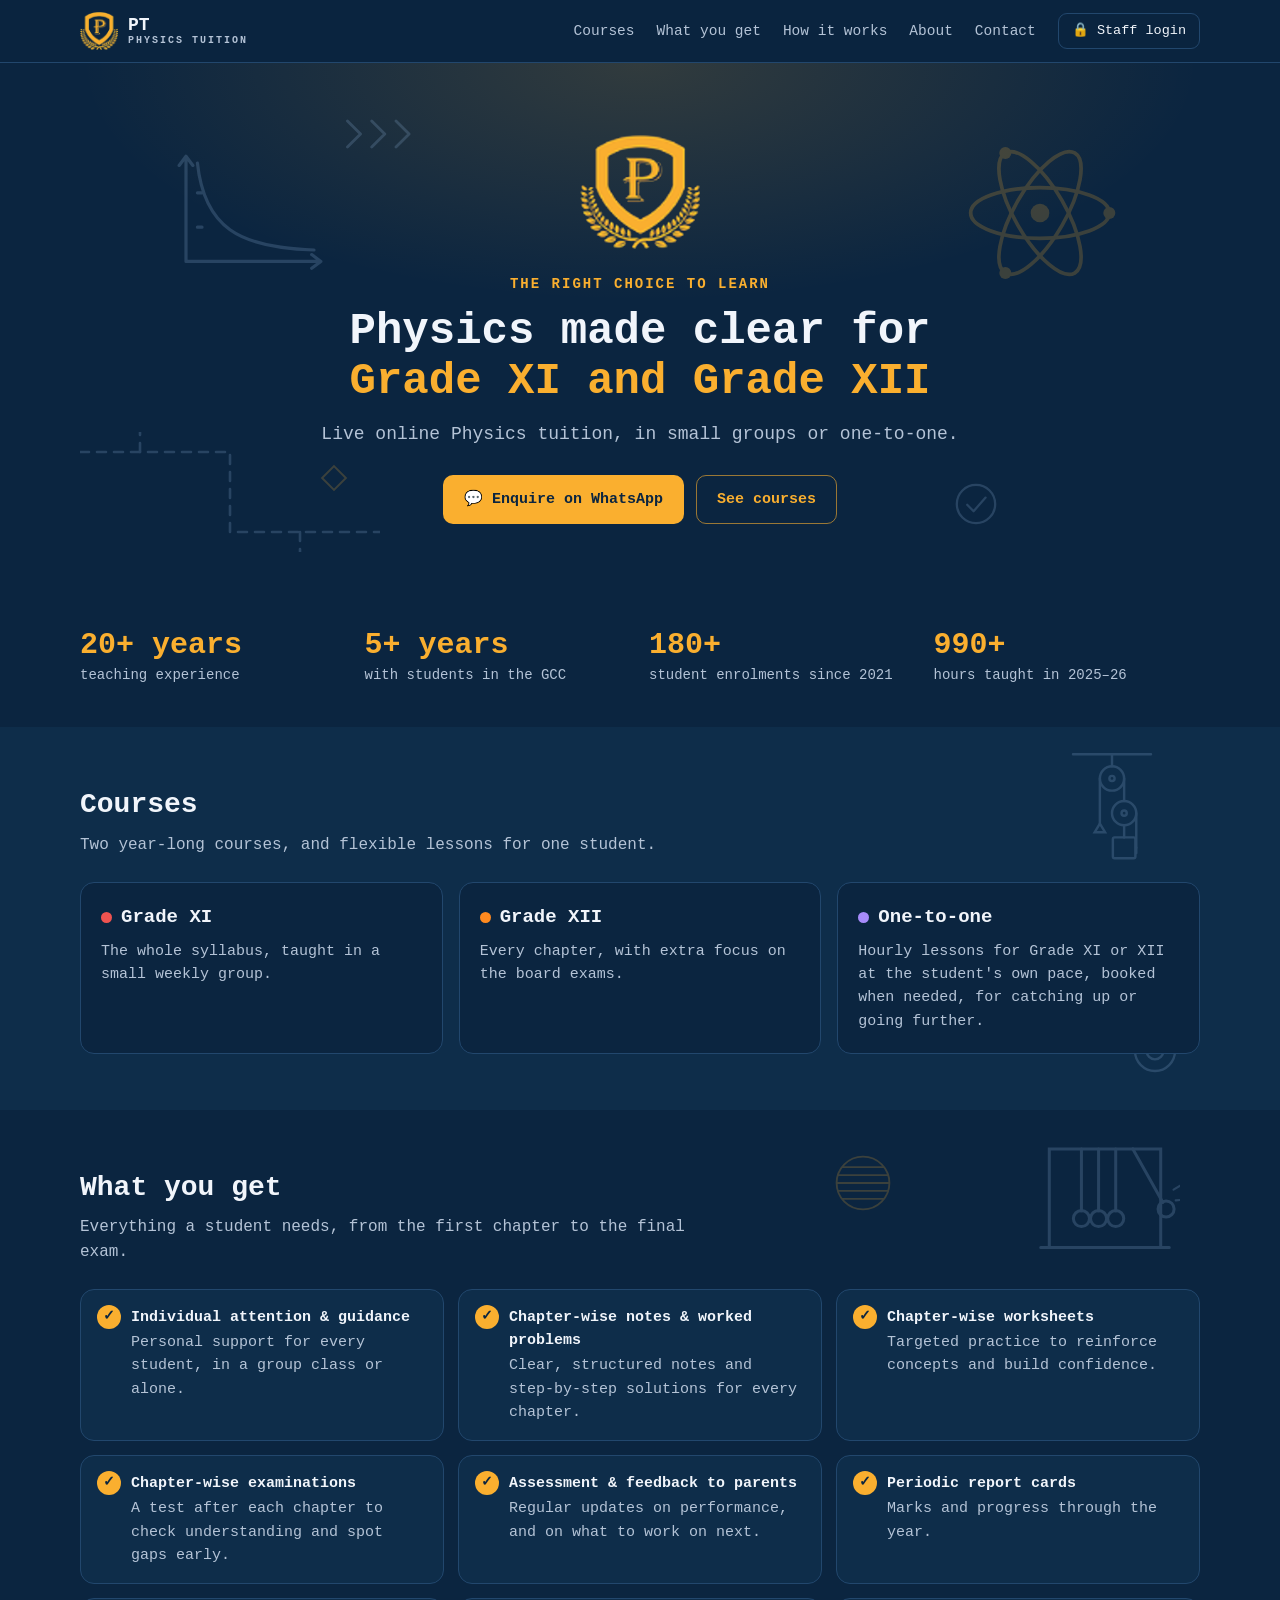
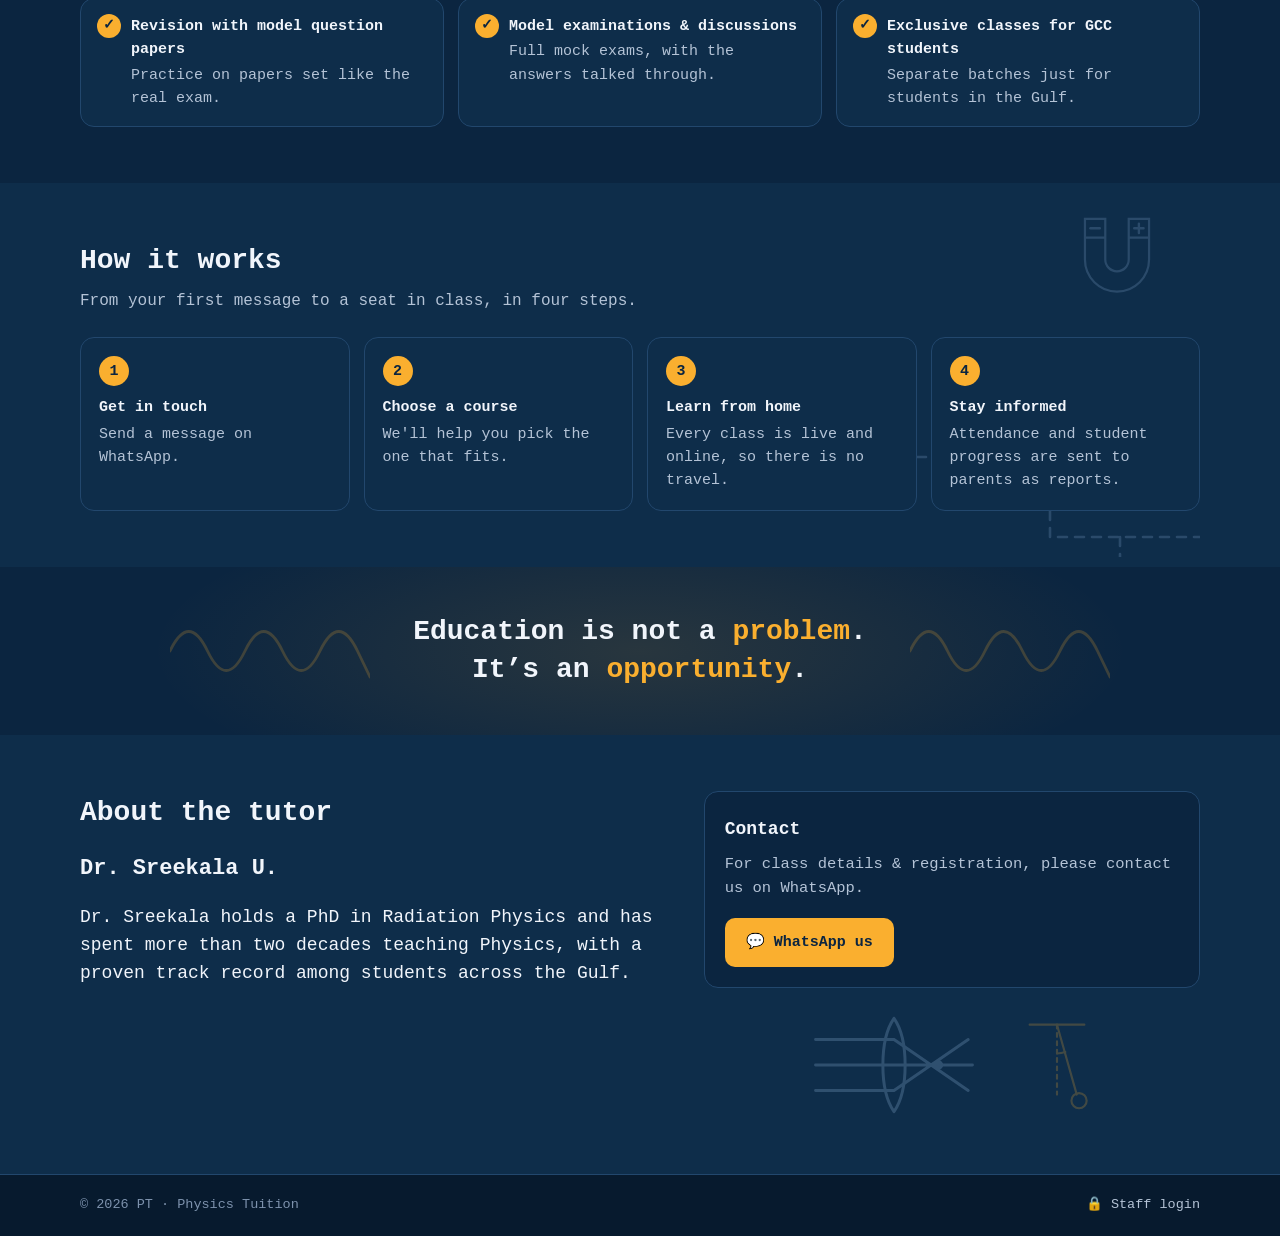
<file: index.html>
<!doctype html>
<html lang="en">
<head>
<meta charset="utf-8">
<meta name="viewport" content="width=device-width, initial-scale=1">
<title>PT · Physics Tuition: online Physics for Grade XI &amp; Grade XII</title>
<meta name="description" content="Live online Physics tuition for Grade XI and Grade XII (Plus 1 and Plus 2), with exclusive classes for GCC students. Taught by Dr. Sreekala U. (PhD, Radiation Physics), 20+ years of experience.">
<meta name="theme-color" content="#0b2540">
<link rel="icon" href="logo.png">
<!-- Link previews (WhatsApp, Facebook…) -->
<meta property="og:type" content="website">
<meta property="og:title" content="PT · Physics Tuition">
<meta property="og:description" content="Live online Physics tuition for Grade XI &amp; XII, with exclusive classes for GCC students. The right choice to learn.">
<meta property="og:image" content="https://physics4u.github.io/pt/logo.png">
<meta property="og:url" content="https://physics4u.github.io/pt/">
<link rel="stylesheet" href="site.css?v=20261125094139">
</head>
<body>

<!-- Faint physics line drawings for the page background (decorative) -->
<svg width="0" height="0" style="position:absolute" aria-hidden="true" focusable="false">
  <defs>
    <symbol id="d-atom" viewBox="0 0 120 120"><g fill="none" stroke="currentColor" stroke-width="2.8">
      <ellipse cx="60" cy="60" rx="52" ry="19"/><ellipse cx="60" cy="60" rx="52" ry="19" transform="rotate(60 60 60)"/>
      <ellipse cx="60" cy="60" rx="52" ry="19" transform="rotate(-60 60 60)"/></g>
      <circle cx="60" cy="60" r="7" fill="currentColor"/><circle cx="112" cy="60" r="4.5" fill="currentColor"/>
      <circle cx="34" cy="15" r="4.5" fill="currentColor"/><circle cx="34" cy="105" r="4.5" fill="currentColor"/></symbol>
    <symbol id="d-cradle" viewBox="0 0 140 110"><g fill="none" stroke="currentColor" stroke-width="2.8" stroke-linecap="round">
      <path d="M10 104h120M18 104V12h104v92M18 12h104"/>
      <path d="M48 12v58M64 12v58M80 12v58M96 12l28 50"/></g>
      <g fill="none" stroke="currentColor" stroke-width="2.8"><circle cx="48" cy="77" r="7.5"/><circle cx="64" cy="77" r="7.5"/><circle cx="80" cy="77" r="7.5"/><circle cx="127" cy="68" r="7.5"/></g>
      <path d="M134 50l10-6M136 60l11-1" stroke="currentColor" stroke-width="2" stroke-linecap="round"/></symbol>
    <symbol id="d-pulley" viewBox="0 0 110 150"><g fill="none" stroke="currentColor" stroke-width="2.8" stroke-linecap="round">
      <path d="M10 6h90M55 6v14"/><circle cx="55" cy="34" r="14"/><circle cx="55" cy="34" r="3"/>
      <path d="M41 34v52M69 34v26"/><circle cx="69" cy="74" r="14"/><circle cx="69" cy="74" r="3"/>
      <path d="M83 74v40M69 88v14"/><rect x="56" y="102" width="26" height="24" rx="2"/>
      <path d="M41 86l-6 10h12z"/><path d="M83 114v6"/></g></symbol>
    <symbol id="d-graph" viewBox="0 0 140 110"><g fill="none" stroke="currentColor" stroke-width="2.8" stroke-linecap="round" stroke-linejoin="round">
      <path d="M14 100V8M8 16l6-8 6 8M14 100h118M124 94l8 6-8 6"/>
      <path d="M24 14C30 70 60 88 126 90"/><path d="M24 40h4M24 70h4" /></g></symbol>
    <symbol id="d-magnet" viewBox="0 0 110 120"><g fill="none" stroke="currentColor" stroke-width="2.8">
      <path d="M14 10h26v52a15 15 0 0 0 30 0V10h26v52a41 41 0 0 1-82 0z"/><path d="M14 34h26M70 34h26"/></g>
      <g stroke="currentColor" stroke-width="3" stroke-linecap="round"><path d="M21 22h12"/><path d="M77 22h12M83 16v12"/></g></symbol>
    <symbol id="d-wave" viewBox="0 0 200 60"><path d="M0 30c12.5-26 25-26 37.5 0s25 26 37.5 0 25-26 37.5 0 25 26 37.5 0 25-26 37.5 0 12.5 26 12.5 26" fill="none" stroke="currentColor" stroke-width="2.8" stroke-linecap="round"/></symbol>
    <symbol id="d-lens" viewBox="0 0 160 100"><g fill="none" stroke="currentColor" stroke-width="2.8" stroke-linecap="round">
      <path d="M80 6c14 20 14 68 0 88M80 6c-14 20-14 68 0 88"/>
      <path d="M6 26h74l70 48M6 50h148M6 74h74l70-48"/><circle cx="122" cy="50" r="3" fill="currentColor"/></g></symbol>
    <symbol id="d-pendulum" viewBox="0 0 100 130"><g fill="none" stroke="currentColor" stroke-width="2.8" stroke-linecap="round">
      <path d="M14 8h72M50 8l26 92"/><path d="M50 8v92" stroke-dasharray="5 6"/><circle cx="79" cy="108" r="10"/>
      <path d="M50 46a40 40 0 0 0 11-2"/></g></symbol>
    <symbol id="d-sphere" viewBox="0 0 100 100"><g fill="none" stroke="currentColor" stroke-width="2.8">
      <circle cx="50" cy="50" r="40"/><path d="M18 26h64M11 38h78M10 50h80M11 62h78M18 74h64"/></g></symbol>
    <symbol id="d-target" viewBox="0 0 60 60"><g fill="none" stroke="currentColor" stroke-width="2.8"><circle cx="30" cy="30" r="24"/><circle cx="30" cy="30" r="10"/></g></symbol>
    <symbol id="d-tick" viewBox="0 0 60 60"><g fill="none" stroke="currentColor" stroke-width="2.8" stroke-linecap="round" stroke-linejoin="round"><circle cx="30" cy="30" r="24"/><path d="M19 31l8 8 15-17"/></g></symbol>
    <symbol id="d-chevrons" viewBox="0 0 90 40"><g fill="none" stroke="currentColor" stroke-width="3" stroke-linecap="round" stroke-linejoin="round"><path d="M8 6l14 14-14 14M34 6l14 14-14 14M60 6l14 14-14 14"/></g></symbol>
    <symbol id="d-circuit" viewBox="0 0 300 120"><g fill="none" stroke="currentColor" stroke-width="2.6" stroke-dasharray="9 8" stroke-linecap="round">
      <path d="M0 20h150v80h150"/><path d="M60 20v-20M220 100v20"/></g></symbol>
    <symbol id="d-diamond" viewBox="0 0 40 40"><path d="M20 3l17 17-17 17L3 20z" fill="none" stroke="currentColor" stroke-width="2.8"/></symbol>
  </defs>
</svg>

<header class="nav" id="top">
  <a class="brand" href="#top" onclick="toTop(event)" aria-label="PT · Physics Tuition: back to the top"><img src="logo.png" alt="" width="38" height="38"><span>PT<small>PHYSICS TUITION</small></span></a>
  <button class="menu-btn" type="button" aria-label="Menu" aria-controls="menu" aria-expanded="false" onclick="toggleMenu()"><span></span><span></span><span></span></button>
  <nav id="menu" onclick="closeMenu(event)">
    <a href="#courses">Courses</a>
    <a href="#provides">What you get</a>
    <a href="#how">How it works</a>
    <a href="#about">About</a>
    <a href="#contact">Contact</a>
    <a class="staff" href="app/?v=2026-11-25.4">&#128274; Staff login</a>
  </nav>
</header>

<main>
  <section class="hero">
    <div class="art" aria-hidden="true">
      <svg class="d" style="left:max(6px,calc(50% - 470px));top:84px;width:160px;height:126px"><use href="#d-graph"/></svg>
      <svg class="d gold" style="right:max(6px,calc(50% - 480px));top:70px;width:160px;height:160px"><use href="#d-atom"/></svg>
      <svg class="d" style="left:max(6px,calc(50% - 300px));top:52px;width:84px;height:38px"><use href="#d-chevrons"/></svg>
      <svg class="d sm-hide" style="left:max(6px,calc(50% - 560px));bottom:36px;width:300px;height:120px"><use href="#d-circuit"/></svg>
      <svg class="d sm-hide" style="right:max(6px,calc(50% - 360px));bottom:60px;width:48px;height:48px"><use href="#d-tick"/></svg>
      <svg class="d gold sm-hide" style="left:max(6px,calc(50% - 320px));bottom:96px;width:28px;height:28px"><use href="#d-diamond"/></svg>
    </div>
    <img src="logo.png" alt="PT · Physics Tuition logo" width="120" height="120">
    <p class="eyebrow">The right choice to learn</p>
    <h1>Physics made clear for <br><em>Grade&nbsp;XI and Grade&nbsp;XII</em></h1>
    <p>Live online Physics tuition, in small groups or one-to-one.</p>
    <div class="ctas">
      <a class="btn gold" href="https://wa.me/919495328385?text=Hello%2C%20I%27d%20like%20to%20know%20about%20Physics%20tuition%20at%20PT." target="_blank" rel="noopener">&#128172; Enquire on WhatsApp</a>
      <a class="btn ghost" href="#courses">See courses</a>
    </div>
  </section>

  <section class="sec stats-sec" aria-label="PT in numbers">
    <div class="stats">
      <div class="stat"><b>20+ years</b><span>teaching experience</span></div>
      <div class="stat"><b>5+ years</b><span>with students in the GCC</span></div>
      <div class="stat"><b>180+</b><span>student enrolments since 2021</span></div>
      <div class="stat"><b>990+</b><span>hours taught in 2025–26</span></div>
    </div>
  </section>

  <section class="sec alt" id="courses">
    <div class="art" aria-hidden="true">
      <svg class="d" style="right:max(6px,calc(50% - 520px));top:22px;width:96px;height:130px"><use href="#d-pulley"/></svg>
      <svg class="d sm-hide" style="right:max(6px,calc(50% - 540px));bottom:34px;width:50px;height:50px"><use href="#d-target"/></svg>
    </div>
    <h2>Courses</h2>
    <p class="sub">Two year-long courses, and flexible lessons for one student.</p>
    <div class="grid3">
      <article class="card"><h3 class="course"><i style="background:var(--p1)"></i>Grade XI</h3>
        <p>The whole syllabus, taught in a small weekly group.</p></article>
      <article class="card"><h3 class="course"><i style="background:var(--p2)"></i>Grade XII</h3>
        <p>Every chapter, with extra focus on the board exams.</p></article>
      <article class="card"><h3 class="course"><i style="background:var(--hr)"></i>One-to-one</h3>
        <p>Hourly lessons for Grade XI or XII at the student's own pace, booked when needed, for catching up or going further.</p></article>
    </div>
  </section>

  <section class="sec" id="provides">
    <div class="art" aria-hidden="true">
      <svg class="d sm-hide" style="right:max(6px,calc(50% - 540px));top:26px;width:150px;height:118px"><use href="#d-cradle"/></svg>
      <svg class="d gold sm-hide" style="left:calc(50% + 190px);top:40px;width:66px;height:66px"><use href="#d-sphere"/></svg>
    </div>
    <h2>What you get</h2>
    <p class="sub">Everything a student needs, from the first chapter to the final exam.</p>
    <ul class="provides">
      <li><b>Individual attention &amp; guidance</b>Personal support for every student, in a group class or alone.</li>
      <li><b>Chapter-wise notes &amp; worked problems</b>Clear, structured notes and step-by-step solutions for every chapter.</li>
      <li><b>Chapter-wise worksheets</b>Targeted practice to reinforce concepts and build confidence.</li>
      <li><b>Chapter-wise examinations</b>A test after each chapter to check understanding and spot gaps early.</li>
      <li><b>Assessment &amp; feedback to parents</b>Regular updates on performance, and on what to work on next.</li>
      <li><b>Periodic report cards</b>Marks and progress through the year.</li>
      <li><b>Revision with model question papers</b>Practice on papers set like the real exam.</li>
      <li><b>Model examinations &amp; discussions</b>Full mock exams, with the answers talked through.</li>
      <li><b>Exclusive classes for GCC students</b>Separate batches just for students in the Gulf.</li>
    </ul>
  </section>

  <section class="sec alt" id="how">
    <div class="art" aria-hidden="true">
      <svg class="d" style="right:max(6px,calc(50% - 520px));top:28px;width:86px;height:94px"><use href="#d-magnet"/></svg>
      <svg class="d sm-hide" style="right:max(6px,calc(50% - 560px));bottom:10px;width:300px;height:120px"><use href="#d-circuit"/></svg>
    </div>
    <h2>How it works</h2>
    <p class="sub">From your first message to a seat in class, in four steps.</p>
    <ol class="steps">
      <li><b>Get in touch</b>Send a message on WhatsApp.</li>
      <li><b>Choose a course</b>We'll help you pick the one that fits.</li>
      <li><b>Learn from home</b>Every class is live and online, so there is no travel.</li>
      <li><b>Stay informed</b>Attendance and student progress are sent to parents as reports.</li>
    </ol>
  </section>

  <!-- Testimonials: add here once collected (shown only with the family's permission).
  <section class="sec alt" id="reviews"> … </section>
  -->

  <section class="quote-band" aria-label="Our motto">
    <div class="art" aria-hidden="true">
      <svg class="d gold" style="left:max(6px,calc(50% - 470px));top:50%;width:200px;height:60px;margin-top:-30px"><use href="#d-wave"/></svg>
      <svg class="d gold sm-hide" style="right:max(6px,calc(50% - 470px));top:50%;width:200px;height:60px;margin-top:-30px"><use href="#d-wave"/></svg>
    </div>
    <p>Education is not a <em>problem</em>.<br>It&rsquo;s an <em>opportunity</em>.</p>
  </section>

  <section class="sec alt" id="about">
    <div class="two">
      <div>
        <h2>About the tutor</h2>
        <div class="tutor">
          <img class="tutor-pic" id="tutor-pic" alt="Dr. Sreekala U." width="150" height="150" hidden>
          <p class="tutor-name">Dr. Sreekala U.</p>
        </div>
        <p class="lead">Dr. Sreekala holds a PhD in Radiation Physics and has spent more than two decades teaching Physics, with a proven track record among students across the Gulf.</p>
      </div>
      <div class="contact-col">
      <div class="card contact" id="contact">
        <h3>Contact</h3>
        <p class="contact-note">For class details &amp; registration, please contact us on WhatsApp.</p>
        <a class="btn gold" href="https://wa.me/919495328385?text=Hello%2C%20I%27d%20like%20to%20know%20about%20Physics%20tuition%20at%20PT." target="_blank" rel="noopener">&#128172; WhatsApp us</a>
      </div>
      <div class="art-row" aria-hidden="true">
        <svg class="d" style="width:170px;height:106px"><use href="#d-lens"/></svg>
        <svg class="d gold" style="width:76px;height:100px"><use href="#d-pendulum"/></svg>
      </div>
      </div>
    </div>
  </section>
</main>

<footer class="foot">
  <span>&copy; <span id="yr">2026</span> PT · Physics Tuition</span>
  <a href="app/?v=2026-11-25.4">&#128274; Staff login</a>
</footer>

<script src="app/js/site-config.js"></script>
<script>
  // The tutor's photo is kept inside PT, not in the website's files: ask PT
  // for it; it is only sent while Settings → Public website says to show it.
  (function () {
    var url = window.PT_CONFIG && PT_CONFIG.apiUrl; if (!url || !window.fetch) return;
    fetch(url, { method: "POST", headers: { "Content-Type": "text/plain;charset=utf-8" }, body: JSON.stringify({ action: "site" }), redirect: "follow" })
      .then(function (r) { return r.ok ? r.json() : null; })
      .then(function (j) {
        if (!j || !j.showPhoto || !/^data:image\/(jpeg|png);base64,/.test(j.photo || "")) return;
        var img = document.getElementById("tutor-pic"); img.src = j.photo; img.hidden = false;
      })
      .catch(function () {});
  })();
  document.getElementById("yr").textContent = new Date().getFullYear();
  // Logo: back to the top of the page (the menu bar stays pinned, so a plain
  // link to it would not scroll)
  function toTop(e) {
    e.preventDefault();
    document.body.classList.remove("menu-open");
    document.querySelector(".menu-btn").setAttribute("aria-expanded", "false");
    var smooth = !(window.matchMedia && matchMedia("(prefers-reduced-motion: reduce)").matches);
    window.scrollTo({ top: 0, behavior: smooth ? "smooth" : "auto" });
    if (location.hash) history.replaceState(null, "", location.pathname + location.search);
  }
  function toggleMenu() {
    var open = document.body.classList.toggle("menu-open");
    document.querySelector(".menu-btn").setAttribute("aria-expanded", open ? "true" : "false");
  }
  function closeMenu(e) {
    if (e.target.tagName === "A") { document.body.classList.remove("menu-open"); document.querySelector(".menu-btn").setAttribute("aria-expanded", "false"); }
  }
</script>
</body>
</html>
</file>
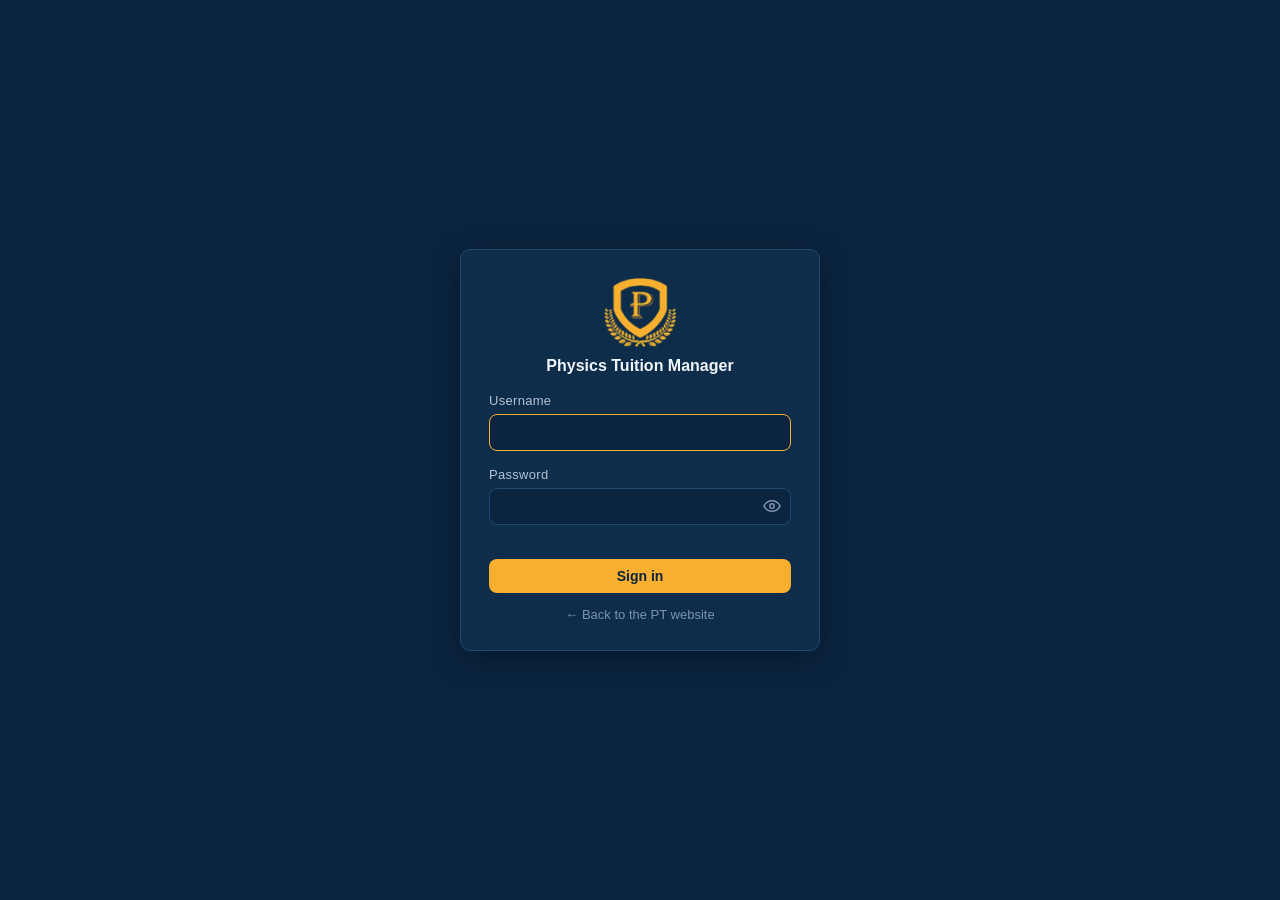
<file: app/index.html>
<!DOCTYPE html>
<html lang="en">
<head>
<meta charset="UTF-8">
<meta http-equiv="Cache-Control" content="no-cache">
<meta name="viewport" content="width=device-width, initial-scale=1.0">
<title>PT — Physics Tuition</title>
<link rel="icon" href="logo.png" type="image/png">
<link rel="stylesheet" href="css/styles.css?v=20261125094139">
</head>
<body>

<!-- ===== SIDEBAR ===== -->
<aside class="sidebar" id="sidebar">
  <div class="logo" onclick="showPage('dashboard')" title="Home">
    <img src="logo.png" alt="PT logo">
    <div>
      <div class="logo-title">PT</div>
      <div class="logo-sub">PHYSICS TUITION</div>
    </div>
  </div>
  <nav class="nav">
    <div class="nav-section">Overview</div>
    <div class="nav-item" data-page="dashboard" onclick="showPage('dashboard')"><span class="nav-icon">&#128202;</span> Dashboard</div>
    <div class="nav-section">Students</div>
    <div class="nav-item" data-page="students" onclick="showPage('students')"><span class="nav-icon">&#128101;</span> Students</div>
    <div class="nav-item" data-page="payments" onclick="showPage('payments')"><span class="nav-icon">&#128179;</span> Payments</div>
    <div class="nav-section">Teaching</div>
    <div class="nav-item" data-page="classes" onclick="showPage('classes')"><span class="nav-icon">&#128197;</span> Classes</div>
    <div class="nav-item" data-page="syllabus" onclick="showPage('syllabus')"><span class="nav-icon">&#128214;</span> Monthly Planner</div>
    <div class="nav-item" data-page="attsheet" onclick="showPage('attsheet')"><span class="nav-icon">&#128198;</span> Attendance</div>
    <div class="nav-item" data-page="scores" onclick="showPage('scores')"><span class="nav-icon">&#128221;</span> Scores</div>
  </nav>
  <div class="sidebar-footer">
    <div id="sync-status" style="margin-bottom:6px;display:none"></div>
    <div class="nav-item" data-page="settings" onclick="showPage('settings')"><span class="nav-icon">&#9881;</span> Settings</div>
    <div class="nav-item" data-page="help" onclick="showPage('help')"><span class="nav-icon">&#10067;</span> Help</div>
    <a class="nav-item nav-link" href="../" title="The public PT website for parents and students"><span class="nav-icon">&#127760;</span> Public website</a>
  </div>
</aside>

<div class="nav-backdrop" onclick="Nav.close()"></div>
<!-- ===== MAIN ===== -->
<div class="main">
  <div class="topbar">
    <button type="button" class="menu-btn" id="menu-btn" onclick="Nav.toggle()" aria-label="Menu" aria-controls="sidebar" aria-expanded="false"><span></span><span></span><span></span></button>
    <div class="topbar-title" id="page-title">Dashboard</div>
    <div class="topbar-sub" id="page-sub"></div>
    <div class="year-chip" id="year-chip" title="Academic year" onclick="Utils.openYear()" style="cursor:pointer"></div>
    <div class="user-chip" id="user-chip" onclick="showPage('settings')" title="My account" style="display:none">
      <span class="user-avatar" id="user-avatar"></span>
      <span class="user-meta"><span class="user-name" id="user-name"></span><span class="user-role" id="user-role"></span></span>
    </div>
    <button class="topbar-btn" id="topbar-action" onclick="topbarAction()" style="display:none">Action</button>
  </div>
  <div class="content">

    <!-- Each page is in its own HTML file, included here -->
    <div id="page-dashboard" class="page active">
  <div class="stat-grid five dash-tiles">
    <div class="stat-card hero">
      <div class="stat-label">Students</div><div class="stat-value" id="stat-students">0</div>
      <div class="stat-sub" id="stat-students-sub">active</div>
      <div class="tile-rows"><span>Plus 1 <b id="stat-p1-mini">0</b></span><span>Plus 2 <b id="stat-p2-mini">0</b></span></div>
    </div>
    <div class="stat-card blue">
      <div class="stat-label"><span class="dot p1"></span>Plus 1</div><div class="stat-value" id="stat-p1">0</div>
      <div class="stat-sub" id="stat-p1-sub">active</div>
      <div class="tile-rows"><span><b id="stat-xi-hours">0</b> hrs</span><span><b id="stat-xi-days">0</b> days</span></div>
    </div>
    <div class="stat-card orange">
      <div class="stat-label"><span class="dot p2"></span>Plus 2</div><div class="stat-value" id="stat-p2">0</div>
      <div class="stat-sub" id="stat-p2-sub">active</div>
      <div class="tile-rows"><span><b id="stat-xii-hours">0</b> hrs</span><span><b id="stat-xii-days">0</b> days</span></div>
    </div>
    <div class="stat-card blue">
      <div class="stat-label">Hourly</div><div class="stat-value" id="stat-hr">0</div>
      <div class="stat-sub" id="stat-hr-sub">active</div>
      <div class="tile-rows"><span><b id="stat-hourly">0:00</b> hrs one-to-one</span></div>
    </div>
    <div class="stat-card green">
      <div class="stat-label">Fees received</div><div class="stat-value" id="stat-revenue">₹0</div>
      <div class="stat-sub">this academic year</div>
      <div class="tile-rows"><span class="owed">Outstanding <b id="stat-pending">₹0</b></span><span class="muted" id="stat-pending-sub"></span></div>
    </div>
  </div>

  <!-- Syllabus Charts — Grade XI and Grade XII side by side -->
  <div class="grid2" style="margin-bottom:10px">

    <!-- Grade XI -->
    <div class="panel">
      <div class="panel-header">
        <span class="panel-title">Plus 1 &mdash; Teaching Hours</span>
        <span id="syl-total-xi" style="font-size:12px;color:var(--text3);font-family:var(--font-ui)"></span>
        <button type="button" class="btn btn-secondary btn-sm pf-share dash-share" title="Make a picture to send to parents" onclick="Dashboard.shareHours('Grade XI', this)">&#128247; Share</button>
      </div>
      <div class="dash-chart" style="padding:6px 12px 2px;overflow-x:auto">
        <canvas id="syllabus-chart-xi" style="width:100%;display:block"></canvas>
        <div id="syllabus-empty-xi" style="display:none;text-align:center;padding:32px;color:var(--text3);font-size:13px">
          No Plus 1 planner data yet.<br>Fill in times &amp; chapters in the Monthly Planner.
        </div>
      </div>
    </div>

    <!-- Grade XII -->
    <div class="panel">
      <div class="panel-header">
        <span class="panel-title">Plus 2 &mdash; Teaching Hours</span>
        <span id="syl-total-xii" style="font-size:12px;color:var(--text3);font-family:var(--font-ui)"></span>
        <button type="button" class="btn btn-secondary btn-sm pf-share dash-share" title="Make a picture to send to parents" onclick="Dashboard.shareHours('Grade XII', this)">&#128247; Share</button>
      </div>
      <div class="dash-chart" style="padding:6px 12px 2px;overflow-x:auto">
        <canvas id="syllabus-chart-xii" style="width:100%;display:block"></canvas>
        <div id="syllabus-empty-xii" style="display:none;text-align:center;padding:32px;color:var(--text3);font-size:13px">
          No Plus 2 planner data yet.<br>Fill in times &amp; chapters in the Monthly Planner.
        </div>
      </div>
    </div>

  </div>

  <!-- Revenue Chart -->
  <div class="panel" style="margin-bottom:12px">
    <div class="panel-header">
      <span class="panel-title">Income &mdash; Monthly</span>
      <span id="chart-total" style="font-size:12px;color:var(--text3);font-family:var(--font-ui)"></span>
    </div>
    <div style="padding:12px 24px 8px;overflow-x:auto">
      <canvas id="revenue-chart" height="220" style="width:100%;display:block"></canvas>
      <div id="chart-empty" style="display:none;text-align:center;padding:40px;color:var(--text3);font-size:13px">
        No paid fees recorded yet. Mark payments as Paid in the Payments page to see revenue here.
      </div>
    </div>
  </div>

</div>
    <div id="page-students" class="page">
  <div class="toolbar">
    <div class="search-wrap">
      <span class="search-icon">&#128269;</span>
      <input type="text" placeholder="Search students..." id="student-search" oninput="Students.render()">
    </div>
    <span class="list-count" id="students-count"></span>
      <label class="check show-all-toggle"><input type="checkbox" onchange="Utils.setShowAll(this.checked)"> Show inactive students</label>
  </div>
  <div id="students-wrap"></div>
  <div id="students-empty" class="empty" style="display:none">
    <div class="empty-icon">&#128101;</div>
    <div class="empty-text">No students yet. Click "+ Add Student" to get started.</div>
  </div>
</div>
    <div id="page-classes" class="page">
  <div class="panel">
    <div class="tbl-scroll"><table>
      <thead><tr><th class="num">#</th><th>Class Name</th><th>Day</th><th>Time</th><th>Level</th><th>Tutor</th><th>Students</th><th>Room</th><th></th></tr></thead>
      <tbody id="classes-tbody"></tbody>
    </table></div>
    <div id="classes-empty" class="empty" style="display:none">
      <div class="empty-icon">&#128197;</div>
      <div class="empty-text">No classes scheduled yet.</div>
    </div>
  </div>
</div>
    <div id="page-attsheet" class="page">
  <div class="toolbar" style="flex-wrap:wrap;gap:12px">
    <div style="display:flex;align-items:center;gap:10px;flex:1;flex-wrap:wrap">
      <span class="acad-label"></span>
      <select class="filter" id="as-grade" onchange="Attendance.setClass(this.value)">
        <option value="Grade XI">Plus 1</option>
        <option value="Grade XII">Plus 2</option>
      </select>
      <span class="month-step"><button class="btn btn-secondary btn-sm" onclick="Attendance.step(-1)" title="Previous month">&#9664;</button>
      <select id="attsheet-month" onchange="Attendance.render()" style="width:auto"></select>
      <button class="btn btn-secondary btn-sm" onclick="Attendance.step(1)" title="Next month">&#9654;</button></span>
      <label class="check show-all-toggle"><input type="checkbox" onchange="Utils.setShowAll(this.checked)"> Show inactive students</label>
    </div>
    <span class="autosave-note">&#10003; Saves automatically</span>
  </div>
  <div id="attsheet-wrap"></div>
</div>
    <div id="page-syllabus" class="page">
  <div class="toolbar" style="flex-wrap:wrap;gap:12px">
    <div style="display:flex;align-items:center;gap:10px;flex:1;flex-wrap:wrap">
      <span class="acad-label"></span>
      <select class="filter" id="syl-grade" onchange="Syllabus.setClass(this.value)">
        <option value="Grade XI">Plus 1</option>
        <option value="Grade XII">Plus 2</option>
      </select>
      <span class="month-step"><button class="btn btn-secondary btn-sm" onclick="Syllabus.step(-1)" title="Previous month">&#9664;</button>
      <select id="syllabus-month" onchange="Syllabus.render()" style="width:auto"></select>
      <button class="btn btn-secondary btn-sm" onclick="Syllabus.step(1)" title="Next month">&#9654;</button></span>
    </div>
    <span class="autosave-note">&#10003; Saves automatically</span>
  </div>
  <div id="syllabus-table-wrap"></div>
</div>
    <div id="page-payments" class="page">
  <div class="toolbar" style="flex-wrap:wrap;gap:12px">
    <div style="display:flex;align-items:center;gap:14px;flex:1;flex-wrap:wrap">
      <span class="acad-label"></span>
      <label class="check show-all-toggle"><input type="checkbox" onchange="Utils.setShowAll(this.checked)"> Show inactive students</label>
      <label class="check"><input type="checkbox" id="pay-dues" onchange="Payments.duesOnly(this.checked)"> Only students with dues</label>
    </div>
    <div style="display:flex;align-items:center;gap:16px;font-size:11px;font-family:var(--font-ui)">
      <span style="color:var(--accent3)">&#9632; Paid</span>
      <span style="color:var(--accent2)">&#9632; Pending</span>
      <span style="color:var(--danger)">&#9632; Overdue</span>
      <span style="color:var(--text3)">&#9633; Unset</span>
    </div>
  </div>
  <p style="font-size:11px;color:var(--text3);margin-bottom:14px;font-family:var(--font-ui)">
    &#9432; View only. To record a fee, click the student's name to open their profile.
  </p>
  <div id="payments-wrap"></div>
</div>
    <div id="page-scores" class="page">
  <div id="scores-view"></div>
</div>
    <div id="page-profile" class="page">
  <div id="profile-content"></div>
</div>
    <div id="page-settings" class="page">

  <!-- Users -->
  <details class="section" id="sec-users">
    <summary>
      <span class="section-title">Users</span><span class="section-meta" id="users-meta"></span>
      <span class="section-actions">
        <button type="button" class="btn btn-secondary btn-sm admin-only" onclick="Users.addNew(event)">+ Add user</button>
      </span><span class="show-pill" aria-hidden="true"></span>
    </summary>
    <div class="section-body">
      <p class="section-note admin-only"><b>User</b>: students, classes, planner, attendance, payments and scores.
        <b>Admin</b>: also manages users, chapter lists, the academic year and backups.
        The <b>Owner</b> is the built-in <code>admin</code> sign-in that uses the owner passcode; it always works, so you can't be locked out.</p>

      <div class="tbl-scroll"><table class="users-table">
        <thead><tr><th>#</th><th>Name</th><th>Username</th><th>Role</th><th>Active</th><th>Last sign-in</th><th></th></tr></thead>
        <tbody id="users-tbody"></tbody>
      </table></div>

      <form class="user-form" id="user-form" onsubmit="return Users.submit(event)" style="display:none">
        <div class="user-form-title" id="user-form-title">Add a user</div>
        <div class="user-form-grid">
          <div class="form-row"><label for="u-name">Full name</label><input id="u-name" placeholder="e.g. Shine Nair" required></div>
          <div class="form-row"><label for="u-username">Username</label><input id="u-username" placeholder="e.g. shine" autocomplete="off" required></div>
          <div class="form-row"><label for="u-role">Role</label>
            <select id="u-role"><option value="user">User</option><option value="admin">Admin</option></select></div>
          <div class="form-row"><label for="u-password" id="u-password-label">Password</label><input id="u-password" type="password" autocomplete="new-password" placeholder="At least 6 characters"></div>
        </div>
        <div class="user-form-actions">
          <label class="check" style="margin-right:auto"><input type="checkbox" id="u-active" checked> Can sign in</label>
          <button type="button" class="btn btn-secondary btn-sm" onclick="Users.closeForm()">Cancel</button>
          <button type="submit" class="btn btn-primary btn-sm" id="u-submit">Add user</button>
        </div>
      </form>

      <form id="pw-form" class="user-form pw-form" onsubmit="return Users.changePassword(event)" style="display:none">
        <div class="user-form-title">Change my password</div>
        <div class="user-form-grid">
          <div class="form-row"><label for="pw-old">Current password</label><input id="pw-old" type="password" autocomplete="current-password" required></div>
          <div class="form-row"><label for="pw-new">New password</label><input id="pw-new" type="password" autocomplete="new-password" placeholder="At least 6 characters" required></div>
        </div>
        <div class="user-form-actions">
          <button type="button" class="btn btn-secondary btn-sm" onclick="Users.togglePw(false)">Cancel</button>
          <button type="submit" class="btn btn-primary btn-sm">Save new password</button>
        </div>
      </form>

      <div class="users-foot">
        <button type="button" class="btn btn-secondary btn-sm" id="pw-btn" onclick="Users.togglePw()">&#128273; Change my password</button>
        <button type="button" class="btn btn-secondary btn-sm" onclick="Dialog.confirm('Sign out on this device?',{okText:'Sign out',danger:true}).then(function(ok){if(ok)Data.logout();})">Sign out</button>
      </div>
    </div>
  </details>

  <!-- Chapter lists (admins only) -->
  <details class="section admin-only">
    <summary>
      <span class="section-title">Chapter lists</span><span class="section-meta" id="chap-meta"></span><span class="show-pill" aria-hidden="true"></span>
    </summary>
    <div class="section-body">
      <div class="chap-grid">
        <div class="chap-card">
          <div class="chap-head">
            <span class="chap-name">Plus 1</span>
            <span class="chap-count" id="chap-count-xi"></span>
            <button class="btn btn-secondary btn-sm" id="chap-edit-xi" onclick="SettingsPage.edit('Grade XI')">Edit</button>
          </div>
          <ol class="chap-list" id="chap-list-xi"></ol>
          <div class="chap-editor" id="chap-editor-xi" style="display:none">
            <div class="chap-help">One chapter per line, in the order you want them in the Monthly Planner.</div>
            <textarea id="settings-xi" rows="14" spellcheck="false"></textarea>
            <div class="chap-actions">
              <button type="button" class="link-btn" onclick="SettingsPage.useStandard('Grade XI')">Use the standard NCERT list</button>
              <span style="flex:1"></span>
              <button type="button" class="btn btn-secondary btn-sm" onclick="SettingsPage.cancel('Grade XI')">Cancel</button>
              <button type="button" class="btn btn-primary btn-sm" onclick="SettingsPage.save('Grade XI')">Save</button>
            </div>
          </div>
        </div>
        <div class="chap-card">
          <div class="chap-head">
            <span class="chap-name">Plus 2</span>
            <span class="chap-count" id="chap-count-xii"></span>
            <button class="btn btn-secondary btn-sm" id="chap-edit-xii" onclick="SettingsPage.edit('Grade XII')">Edit</button>
          </div>
          <ol class="chap-list" id="chap-list-xii"></ol>
          <div class="chap-editor" id="chap-editor-xii" style="display:none">
            <div class="chap-help">One chapter per line, in the order you want them in the Monthly Planner.</div>
            <textarea id="settings-xii" rows="14" spellcheck="false"></textarea>
            <div class="chap-actions">
              <button type="button" class="link-btn" onclick="SettingsPage.useStandard('Grade XII')">Use the standard NCERT list</button>
              <span style="flex:1"></span>
              <button type="button" class="btn btn-secondary btn-sm" onclick="SettingsPage.cancel('Grade XII')">Cancel</button>
              <button type="button" class="btn btn-primary btn-sm" onclick="SettingsPage.save('Grade XII')">Save</button>
            </div>
          </div>
        </div>
      </div>
    </div>
  </details>

  <!-- Academic year (everyone) -->
  <details class="section" id="sec-acad">
    <summary>
      <span class="section-title">Academic year</span><span class="section-meta" id="acad-meta"></span><span class="show-pill" aria-hidden="true"></span>
    </summary>
    <div class="section-body">
      <div style="display:flex;flex-wrap:wrap;gap:10px;align-items:center">
        <select id="settings-acad" style="width:auto;min-width:300px"></select>
        <button class="btn btn-primary btn-sm" onclick="SettingsPage.saveAcad()">Show this year</button>
        <button class="btn btn-secondary btn-sm" id="acad-back" onclick="SettingsPage.saveAcad(defaultAcadStart())">Back to the current year</button>
      </div>
      <p class="section-note" style="margin:10px 0 0">Every page (Dashboard, Students, Attendance, Monthly Planner, Payments, Scores and profiles) shows the year chosen here. The current year runs 14 months, March to the following April; an earlier year shows March to February, because its last March and April are the start of the next year. PT always opens on the current academic year; choosing another year here only changes what you see, not anyone else's view.</p>
    </div>
  </details>

  <!-- Progress over the years (admins only) -->
  <details class="section admin-only" id="sec-progress" ontoggle="Progress.toggle(this)">
    <summary>
      <span class="section-title">Progress over the years</span><span class="section-meta" id="progress-meta"></span><span class="pf-actions" onclick="event.preventDefault()"><button type="button" class="btn btn-secondary btn-sm pf-share" title="Make a picture to send" onclick="Progress.share(this)">&#128247; Share</button></span><span class="show-pill" aria-hidden="true"></span>
    </summary>
    <div class="section-body" id="progress-body"></div>
  </details>

  <!-- Google Calendar (admins only) -->
  <details class="section admin-only" id="sec-cal">
    <summary>
      <span class="section-title">Google Calendar</span><span class="section-meta" id="cal-meta"></span><span class="show-pill" aria-hidden="true"></span>
    </summary>
    <div class="section-body">
      <label class="check" style="margin-bottom:10px"><input type="checkbox" id="cal-on"> Add classes to Google Calendar</label>
      <div style="display:flex;flex-wrap:wrap;gap:10px;align-items:center">
        <label for="cal-tutor" style="margin:0">Tutor's Google email</label>
        <input id="cal-tutor" type="email" placeholder="tutor@gmail.com" style="width:auto;min-width:260px">
        <button class="btn btn-primary btn-sm" onclick="SettingsPage.saveCal()">Save</button>
        <button class="btn btn-secondary btn-sm" onclick="Classes.syncAll(this)">Add all classes now</button>
      </div>
      <p class="section-note" style="margin:10px 0 0">Each class on the Classes page goes into a <b>PT Classes</b> calendar: weekly classes repeat until the end of the academic year (April), one-off classes happen once. The tutor is invited by email and the class appears in their Google Calendar with a reminder <b>30 minutes</b> before. Changing or deleting a class updates the calendar.</p>
      <p class="section-note" style="margin:6px 0 0">For the reminder on the tutor's phone: in the Google Calendar app, open <b>Settings &rarr; (their account) &rarr; Default notifications &rarr; Events</b> and choose <b>30 minutes before</b>, and accept the first invitation (Yes).</p>
      <div id="cal-result" class="import-msg" aria-live="polite"></div>
    </div>
  </details>

  <!-- Region (admins only) -->
  <details class="section admin-only" id="sec-tz">
    <summary>
      <span class="section-title">Time zone</span><span class="section-meta" id="tz-meta"></span><span class="show-pill" aria-hidden="true"></span>
    </summary>
    <div class="section-body">
      <div style="display:flex;flex-wrap:wrap;gap:10px;align-items:center">
        <select id="settings-tz" style="width:auto;min-width:260px"></select>
        <button class="btn btn-primary btn-sm" onclick="SettingsPage.saveTz()">Save time zone</button>
        <span class="muted" id="tz-now"></span>
      </div>
      <p class="section-note" style="margin:10px 0 0">PT uses this time zone for "today" (the current week, today's date, the current academic year, end dates) and for the times it shows. It applies to everyone using PT.</p>
    </div>
  </details>

  <!-- Public website (admins only) -->
  <details class="section admin-only" id="sec-site">
    <summary>
      <span class="section-title">Public website</span><span class="section-meta" id="site-meta"></span><span class="show-pill" aria-hidden="true"></span>
    </summary>
    <div class="section-body">
      <div class="site-photo-row">
        <div class="site-photo-box" id="site-photo-box"></div>
        <div style="display:flex;flex-direction:column;gap:10px">
          <label class="check"><input type="checkbox" id="site-photo-on" onchange="SettingsPage.setSitePhoto(this.checked)"> Show the tutor's photo on the website</label>
          <div style="display:flex;flex-wrap:wrap;gap:10px">
            <button type="button" class="btn btn-secondary btn-sm" onclick="document.getElementById('site-photo-file').click()">Upload photo&hellip;</button>
            <button type="button" class="btn btn-danger btn-sm" id="site-photo-del" onclick="SettingsPage.removeSitePhoto()">Remove photo</button>
            <input type="file" id="site-photo-file" accept="image/*" style="display:none" onchange="SettingsPage.uploadSitePhoto(this)">
          </div>
        </div>
      </div>
      <p class="section-note" style="margin:12px 0 0">The photo is kept inside PT, not in the website's files. The website shows it in <b>About the tutor</b> only while the box is ticked; untick it and the photo is no longer sent to anyone. Changes show the next time the website is opened.</p>
    </div>
  </details>

  <!-- Storage (admins only) -->
  <details class="section admin-only" id="sec-storage">
    <summary>
      <span class="section-title">Storage</span><span class="section-meta" id="storage-meta"></span>
      <span class="section-mini"><span class="mini-bar"><span id="storage-mini"></span></span></span>
      <span class="show-pill" aria-hidden="true"></span>
    </summary>
    <div class="section-body">
      <div class="storage-head">
        <span id="storage-text">Checking&hellip;</span>
        <button type="button" class="btn btn-secondary btn-sm" onclick="StoragePage.compact(this)">Free up space</button>
      </div>
      <div class="bar"><span id="storage-bar"></span></div>
      <table class="storage-table">
        <thead><tr><th class="num">#</th><th>Area</th><th>Space used</th><th>Share</th></tr></thead>
        <tbody id="storage-tbody"></tbody>
      </table>
      <p class="section-note" style="margin:10px 0 0">PT can hold up to 10 million cells. Every row and column reserved for an area counts, even when empty; PT trims empty space each time it saves, and <b>Free up space</b> trims everything at once. One academic year of data uses roughly 10,000 cells.</p>
    </div>
  </details>

  <!-- Import (admins only) -->
  <details class="section admin-only" id="sec-import">
    <summary>
      <span class="section-title">Import data</span><span class="section-meta">&middot; bring in records from earlier years</span>
      <span class="show-pill" aria-hidden="true"></span>
    </summary>
    <div class="section-body">
      <div style="display:flex;gap:10px;align-items:center;flex-wrap:wrap">
        <select id="import-year" style="width:auto;min-width:180px">
          <option value="2026-27">2026&ndash;27</option><option value="2025-26">2025&ndash;26</option>
          <option value="2024-25">2024&ndash;25</option><option value="2023-24">2023&ndash;24</option>
          <option value="2022-23">2022&ndash;23</option><option value="2021-22">2021&ndash;22</option>
        </select>
        <button type="button" class="btn btn-secondary btn-sm" onclick="ImportPage.check(this)">Check</button>
        <button type="button" class="btn btn-primary btn-sm" onclick="ImportPage.apply(this)">Import</button>
      </div>
      <p class="section-note" style="margin:10px 0 0">Save the year's workbook as Excel, named like <b>Physics Tuition - 2025-26.xlsx</b>, anywhere in the Physics Tuition folder (the year's own folder is fine). <b>Check</b> shows what it contains without changing anything. <b>Import</b> adds that year's students, attendance, planner, fees, hourly sessions, payments and marks to PT as that year's own records; other years are not changed. Importing the same year again replaces its student records and adds nothing twice. A fee set in another currency (e.g. 15 OMR) is noted on the student, and fees paid stay in rupees. A backup is made first. Years can be imported in any order.</p>
      <div id="import-result" class="import-msg" aria-live="polite"></div>
    </div>
  </details>

  <!-- Backups (admins only) -->
  <details class="section admin-only">
    <summary>
      <span class="section-title">Backups</span><span class="section-meta">&middot; complete copies of PT's data</span>
      <span class="section-actions">
        <button type="button" class="btn btn-secondary btn-sm" onclick="event.preventDefault();event.stopPropagation();SettingsPage.backup(this)">&#10227; Back up now</button>
      </span><span class="show-pill" aria-hidden="true"></span>
    </summary>
    <div class="section-body section-note" style="margin:0">
      Each backup is a complete copy of PT's data, labelled with the date and time. PT keeps the newest 30 backups.
    </div>
  </details>

  <!-- Appearance (everyone; remembered per device) -->
  <details class="section">
    <summary>
      <span class="section-title">Appearance</span><span class="section-meta" id="theme-meta"></span><span class="show-pill" aria-hidden="true"></span>
    </summary>
    <div class="section-body" style="display:flex;align-items:center;gap:14px;flex-wrap:wrap">
      <div class="seg" role="radiogroup" aria-label="Colour theme">
        <button type="button" class="seg-btn" id="theme-dark"  role="radio" onclick="Theme.set('dark')">&#9790; Dark</button>
        <button type="button" class="seg-btn" id="theme-light" role="radio" onclick="Theme.set('light')">&#9728; Light</button>
      </div>
      <div class="seg" role="radiogroup" aria-label="Font">
        <button type="button" class="seg-btn" id="font-modern"  role="radio" onclick="Theme.setFont('modern')">Modern</button>
        <button type="button" class="seg-btn courier" id="font-courier" role="radio" onclick="Theme.setFont('courier')">Courier New</button>
      </div>
      <span class="section-note" style="margin:0">Saved on this device only.</span>
    </div>
  </details>

</div>
    <div id="page-help" class="page">

  <div class="help-search">
    <input id="help-q" type="search" placeholder="Search the guide, e.g. attendance, password, academic year" oninput="Help.search(this.value)">
    <button type="button" class="btn btn-secondary btn-sm" onclick="Help.all(true)">Open all</button>
    <button type="button" class="btn btn-secondary btn-sm" onclick="Help.all(false)">Close all</button>
  </div>

  <!-- About -->
  <details class="section help" id="help-about" open>
    <summary><span class="section-title">About PT</span><span class="section-meta" id="about-hint"></span><span class="show-pill" aria-hidden="true"></span></summary>
    <div class="section-body">
      <div class="about-card">
        <img src="logo.png" alt="" class="about-logo">
        <div>
          <div class="about-name">PT &mdash; Physics Tuition Manager</div>
          <div class="about-line">Students, the monthly planner, attendance, fees and scores for a physics tuition, in one place.</div>
          <div class="about-line">&copy; PT &middot; San Jose, California</div>
        </div>
      </div>
      <div class="about" id="about-body"></div>
    </div>
  </details>

  <!-- Quick start -->
  <details class="section help">
    <summary><span class="section-title">Quick start</span><span class="section-meta">&middot; a typical week in PT</span><span class="show-pill" aria-hidden="true"></span></summary>
    <div class="section-body guide">
      <ol>
        <li><b>Sign in</b> with the username and password your admin gave you.</li>
        <li><b>Students</b>: add each student once with <b>+ Add student</b> (class, batch, fee or hourly rate).</li>
        <li><b>Monthly Planner</b>: after each class, enter the start and end time and the chapter.</li>
        <li><b>Attendance</b>: mark the day; <b>Mark everyone present</b> then change the absentees.</li>
        <li><b>Fees</b>: open the student (click their name) and record the month or the payment.</li>
        <li><b>Scores</b>: <b>+ Add test</b>, then type the marks.</li>
        <li><b>Dashboard</b> (click the PT logo) adds it all up. Everything saves by itself.</li>
      </ol>
    </div>
  </details>

  <!-- How PT works -->
  <details class="section help">
    <summary><span class="section-title">How PT pages work</span><span class="section-meta">&middot; sections, locked entries, active students, academic year</span><span class="show-pill" aria-hidden="true"></span></summary>
    <div class="section-body guide">
      <dl class="guide-dl">
        <dt>Public website</dt><dd><b>&#127760; Public website</b> (bottom of the menu) opens the PT website for parents and students; <b>Staff login</b> there brings you back, still signed in. The sign-in box also has <b>&larr; Back to the PT website</b>.</dd>
        <dt>Phones &amp; tablets</dt><dd>On a small screen the menu hides behind <b>&#9776;</b> at the top left. Tap it to open the menu; choosing a page (or tapping beside the menu) closes it. Wide tables scroll sideways.</dd>
        <dt>Sections</dt><dd>Most pages are split into sections you open and close (Plus 1, Plus 2, Hourly, the planner's weeks&hellip;). Pages open with them closed; the heading shows a summary so you often don't need to open it.</dd>
        <dt>Locked entries &#9998;</dt><dd>Anything already saved is locked so it can't be changed by accident. Hover over it (on a phone or tablet the &#9998; is always shown) and press <b>&#9998;</b> to change it. <b>Delete</b> / <b>Clear</b> (in red) appear only while editing.</dd>
        <dt>Names</dt><dd>Click a student's name anywhere to open their profile (from <b>Payments</b>, it opens at their fees, with <b>&larr; Back to Payments</b>).</dd>
        <dt>Active students</dt><dd>Lists show only <b>active</b> students. Tick <b>Show inactive students</b> on any page to see everyone; the choice applies to every page until PT is closed.</dd>
        <dt>Academic year</dt><dd>The chip at the top right (e.g. <b>2026&ndash;27</b>) is the year shown everywhere. PT always opens on the current year. Click the chip (or <b>Settings &rarr; Academic year</b>) to look at another year; the chip turns red while you're viewing a different year.</dd>
        <dt>Saving</dt><dd>Every change saves within a second or two. There is no Save button to remember.</dd>
      </dl>
    </div>
  </details>

  <!-- Signing in -->
  <details class="section help">
    <summary><span class="section-title">Signing in, roles and passwords</span><span class="show-pill" aria-hidden="true"></span></summary>
    <div class="section-body guide">
      <p>You stay signed in on a device for 30 days. <b>Settings &rarr; Users</b> has <b>Change my password</b> (at least 6 characters) and <b>Sign out</b> (use it on shared computers). Forgot your password? An admin resets it from the same section.</p>
      <table class="guide-table">
        <tr><td><span class="chip">User</span></td><td>Students, classes, planner, attendance, payments, scores; can view other academic years.</td></tr>
        <tr><td><span class="chip chip-gold">Admin</span></td><td>Also users, chapter lists, time zone, storage, import and backups.</td></tr>
        <tr><td><span class="chip chip-gold">Owner</span></td><td>The built-in <code>admin</code> sign-in with the owner passcode; it can never be locked out.</td></tr>
      </table>
    </div>
  </details>

  <!-- Dashboard -->
  <details class="section help">
    <summary><span class="section-title">Dashboard</span><span class="section-meta">&middot; what each number means</span><span class="show-pill" aria-hidden="true"></span></summary>
    <div class="section-body guide">
      <dl class="guide-dl">
        <dt>Students</dt><dd>All active students: regular and hourly, and how many in Plus 1 and Plus 2.</dd>
        <dt>Plus 1 / Plus 2</dt><dd>Active students in the class, with the teaching <b>hours</b> and class <b>days</b> from the Monthly Planner (days with a chapter and both times). <b>134:45</b> means 134 hours 45 minutes.</dd>
        <dt>Hourly</dt><dd>Active one-to-one students and their session hours this year.</dd>
        <dt>Fees received / Outstanding</dt><dd>Group fees marked Paid plus hourly payments this academic year / fees Pending or Overdue plus unpaid hourly balances.</dd>
        <dt>Charts</dt><dd>Teaching hours per chapter, and income per month (counted in the month the fee is for).</dd>
        <dt>&#128247; Share (teaching hours)</dt><dd>Makes a picture of Plus 1 or Plus 2 teaching hours to send to parents: the logo, class, academic year, total hours and class days, today's date and every chapter in full. No names or fees. For a finished year, choose it under <b>Settings &rarr; Academic year</b> first.</dd>
      </dl>
    </div>
  </details>

  <!-- Students -->
  <details class="section help">
    <summary><span class="section-title">Students and profiles</span><span class="show-pill" aria-hidden="true"></span></summary>
    <div class="section-body guide">
      <h4>Add or change a student</h4>
      <p><b>+ Add student</b>, or hover over a student and press <b>&#9998;</b>. Only the first name is required. <b>Class</b> (Plus 1 / Plus 2) decides where they appear; <b>Batch</b> is Regular or Hourly; <b>Status</b> is Active, Trial or Inactive. Once the <b>End date</b> passes, PT marks the student Inactive. <b>Delete this student</b> is at the bottom of the form; their old attendance and fees are kept.</p>
      <h4>Each academic year has its own student list</h4>
      <p>Each academic year has its own student records: a new year starts with no students, and every student added to a year is a <b>new record</b> for that year (earlier years' records are never reused). A student who attends group classes and one-to-one classes has two records with the same name, one under Plus 1/Plus 2 and one under Hourly; each can end separately (e.g. stopped group classes, still hourly). A student has <b>left</b> when their end date has passed. The same name can't be added twice to the same list in one year.</p>
      <h4>Find a student</h4>
      <p>Students are grouped into Plus 1, Plus 2, Hourly (Plus 1) and Hourly (Plus 2). Typing in the search box opens the sections with a match; a search includes inactive students. If nothing matches (e.g. a typo like "Sarena"), PT suggests the closest name.</p>
      <h4>Profile</h4>
      <p>Details, attendance by month, fees, sessions and payments (hourly), and the report card, each in its own section. <b>Attendance</b>, <b>Fees</b> and <b>Report card</b> start with a strip showing the PT logo, the student's name, class, academic year and today's date, so a screenshot is easy to identify. <b>&#128247; Share</b> on those sections makes a picture of the section and shows it in a <b>Picture ready</b> window: <b>Save as&hellip;</b> lets you choose the folder and file name (Chrome and Edge). In Firefox and Safari the button is <b>Download</b> (saves to Downloads); to choose the folder there, right-click the picture in the window and choose <b>Save Image As&hellip;</b>, and on a phone <b>Share&hellip;</b> opens the share menu (e.g. WhatsApp to the parent). Clicking a name on the <b>Payments</b> page opens that student's <b>Fees</b> (or <b>Hourly fees</b>) straight away, with <b>&larr; Back to Payments</b> returning to the list as you left it; the Back button is never in the picture. The &#9998; on <b>Student details</b> opens the edit form.</p>
      <p class="tip">Changing a student's name leaves their earlier attendance and fees under the old name, so fix spellings early.</p>
    </div>
  </details>

  <!-- Hourly -->
  <details class="section help">
    <summary><span class="section-title">Hourly (one-to-one) students</span><span class="show-pill" aria-hidden="true"></span></summary>
    <div class="section-body guide">
      <p>Choose <b>Batch: Hourly</b> and enter the <b>rate per hour</b>. Tick <b>Also attends group classes</b> if they come to the group classes too; they then also appear in group attendance and monthly fees.</p>
      <p>On the profile, <b>+ Add session</b> (date, times, chapter, notes) and <b>+ Add payment</b> (date, amount). Each session is billed at the rate when it was added. Payments go to the oldest unpaid months first, so months show <span class="chip chip-green">Paid</span> <span class="chip chip-gold">Part-paid</span> or <span class="chip chip-red">Due</span>. Sessions count as present days. To change the rate, hover over it on the <b>Hourly fees</b> heading and press &#9998;.</p>
    </div>
  </details>

  <!-- Planner -->
  <details class="section help">
    <summary><span class="section-title">Monthly Planner</span><span class="show-pill" aria-hidden="true"></span></summary>
    <div class="section-body guide">
      <p>Choose <b>Plus 1</b> or <b>Plus 2</b> and the month (&#9664; &#9654; step a month); the line above the weeks shows the month's class days and hours. The month is split into weeks with the current one open (<b>This week</b>). For each class day pick the <b>start</b> and <b>end</b> time and the <b>chapter</b>, and add notes. A day locks when you move to another row; &#9998; reopens it, with <b>Done</b> and <b>Clear</b>. Week headings show days, hours and chapters covered. Chapters come from <b>Settings &rarr; Chapter lists</b>.</p>
    </div>
  </details>

  <!-- Attendance -->
  <details class="section help">
    <summary><span class="section-title">Attendance</span><span class="show-pill" aria-hidden="true"></span></summary>
    <div class="section-body guide">
      <p>Choose <b>Plus 1</b> or <b>Plus 2</b> and the month; the whole month is shown in one table, with a thicker line before each Monday. Click a student's box on the day: <b>P</b> &rarr; <b>A</b> &rarr; blank. The bar above the table shows the day you're marking, with <b>Mark everyone present</b>, <b>Clear day</b> and <b>Done</b>. Marked days are locked; hover over the date and press &#9998; to change one. <b>P</b>, <b>A</b> and <b>%</b> are the student's totals for the month; the bottom row counts who was present each day.</p>
    </div>
  </details>

  <!-- Payments -->
  <details class="section help">
    <summary><span class="section-title">Payments and fees</span><span class="show-pill" aria-hidden="true"></span></summary>
    <div class="section-body guide">
      <p><b>Payments</b> shows every student against every month of the year: <span class="chip chip-green">&#8377; paid</span> <span class="chip chip-gold">Pending</span> <span class="chip chip-red">Overdue</span>. Tick <b>Only students with dues</b> to see who owes fees. Hover over a cell for the payment date and notes.</p>
      <p><b>Record a fee</b>: click the student's name &rarr; <b>Fees</b> section &rarr; hover over the month &rarr; &#9998; &rarr; choose the status, check the amount and date &rarr; <b>Save</b>. A month marked Paid without a date gets today's date; <b>Clear month</b> undoes it. The monthly fee itself is changed with the &#9998; on the Fees heading.</p>
    </div>
  </details>

  <!-- Scores -->
  <details class="section help">
    <summary><span class="section-title">Scores</span><span class="show-pill" aria-hidden="true"></span></summary>
    <div class="section-body guide">
      <p>Tests are listed under Plus 1, Plus 2 and the two Hourly sections (one-to-one tests), with average, top mark and how many took each.</p>
      <p><b>+ Add test</b>: class (or <b>One-to-one:</b> a student), date, portions and marks out of; PT numbers it. On the mark sheet type each mark and press <b>Enter</b> for the next student; blank means the student didn't take it. Once a test has marks the sheet opens locked; <b>Edit</b> on a row changes or adds a mark. <b>Test details</b> are locked too: &#9998; next to the title edits them and shows <b>Delete this test</b>.</p>
    </div>
  </details>

  <!-- Classes -->
  <details class="section help">
    <summary><span class="section-title">Classes</span><span class="show-pill" aria-hidden="true"></span></summary>
    <div class="section-body guide">
      <p>The timetable. <b>+ Add class</b>: name, <b>Repeats</b> (every week, or once on a date), day or date, level, times, tutor, room. &#9998; on a class changes or deletes it. Students shows the active students at that level.</p>
      <p>When <b>Google Calendar</b> is turned on (Settings), each saved class also goes into the <b>PT Classes</b> calendar with a reminder 30 minutes before, and the tutor is invited by email; changes and deletions update the calendar. &#128197; next to the room means the class is in the calendar.</p>
    </div>
  </details>

  <!-- Settings -->
  <details class="section help">
    <summary><span class="section-title">Settings</span><span class="show-pill" aria-hidden="true"></span></summary>
    <div class="section-body guide">
      <dl class="guide-dl">
        <dt>Users</dt><dd>Who can sign in, their role and last sign-in. Admins add users and use &#9998; to rename, change role, reset a password, block or delete.</dd>
        <dt>Chapter lists</dt><dd>(Admins) The planner's chapters, one per line. <b>Use the standard NCERT list</b> refills it; nothing changes until <b>Save</b>.</dd>
        <dt>Academic year</dt><dd>(Everyone) Show an earlier or later year everywhere in PT. Only your view changes, and PT opens on the current year again next time. <b>Back to the current year</b> returns.</dd>
        <dt>Progress over the years</dt><dd>(Admins) Every academic year side by side: fees received (group and hourly), students, teaching hours and fees per student, with growth on the year before, average yearly growth and the best year. The current year is shown lighter as &ldquo;so far&rdquo;. <b>Same point last year</b> compares this year with last year up to today&rsquo;s date (and a chart shows every year up to that date). <b>&#128247; Share</b> makes a picture of the whole section to send.</dd>
        <dt>Google Calendar</dt><dd>(Admins) Turn on, enter the tutor's Google email, <b>Save</b>, then <b>Add all classes now</b>. The owner allows calendar access once the first time (PT shows a message if it hasn't been allowed). For phone reminders the tutor accepts the first invitation and sets Google Calendar's default event notification to 30 minutes.</dd>
        <dt>Time zone</dt><dd>(Admins) Used for "today": the current week, today's date, end dates, the current academic year and times shown. Default India (IST).</dd>
        <dt>Storage</dt><dd>(Admins) Space used, by area. <b>Free up space</b> releases empty space.</dd>
        <dt>Public website</dt><dd>(Admins) Upload the tutor's photo and choose whether the website shows it. The photo is kept inside PT; while <b>Show the tutor's photo on the website</b> is unticked it is not sent to anyone.</dd>
        <dt>Import data</dt><dd>(Admins) Add a year's records from its Excel workbook (2021&ndash;22 onwards). <b>Check</b> shows totals to compare with the workbook's Home screen; <b>Import</b> adds the year as its own student records (nothing is shared with other years), replaces them if the year is imported again, and takes a backup first. Then view it with <b>Academic year</b>.</dd>
        <dt>Backups</dt><dd>(Admins) <b>Back up now</b> saves a full copy; the newest 30 are kept.</dd>
        <dt>Appearance</dt><dd>Dark or Light, and the font (Modern or Courier New). Remembered on each device.</dd>
      </dl>
    </div>
  </details>

  <!-- Data -->
  <details class="section help">
    <summary><span class="section-title">Saving and your data</span><span class="show-pill" aria-hidden="true"></span></summary>
    <div class="section-body guide">
      <ul>
        <li>Data is stored securely in PT's online database; only people with a PT sign-in can see it.</li>
        <li>The side menu shows <b>Saving&hellip;</b> briefly. <b>&#9888; Not saved</b> means the connection dropped: check the internet and try again.</li>
        <li>Closing the page right after a change is fine; PT finishes saving. The browser warns you only if a save failed.</li>
        <li>PT keeps a copy on your device so it opens quickly. If it can't reach the database it shows that copy but won't save, so nothing is overwritten.</li>
        <li>Every change is recorded in an activity log with who made it.</li>
      </ul>
    </div>
  </details>

  <!-- Troubleshooting -->
  <details class="section help">
    <summary><span class="section-title">Troubleshooting &amp; FAQ</span><span class="show-pill" aria-hidden="true"></span></summary>
    <div class="section-body guide">
      <dl class="guide-dl">
        <dt>Wrong username or password</dt><dd>Passwords are case-sensitive (usernames aren't). Ask an admin to reset it.</dd>
        <dt>Your session has ended</dt><dd>Sign-ins last 30 days, and end at once if an admin disables your account. Sign in again.</dd>
        <dt>A student is missing</dt><dd>They may be inactive: tick <b>Show inactive students</b>. Also check their class is set, and the academic year chip.</dd>
        <dt>Pages look empty</dt><dd>Check the year chip. A red chip means you're viewing another year; click it and choose <b>Back to the current year</b>.</dd>
        <dt>The week or "today" looks a day off</dt><dd>An admin can check <b>Settings &rarr; Time zone</b>.</dd>
        <dt>Planner hours missing from charts</dt><dd>Only days with a chapter and both times are counted.</dd>
        <dt>Don't see a new update</dt><dd>Press <b>Ctrl + Shift + R</b> (Mac: <b>Cmd + Shift + R</b>). About PT shows your version.</dd>
        <dt>Something looks wrong in the data</dt><dd>Tell an admin; data can be restored from a backup.</dd>
      </dl>
    </div>
  </details>

  <!-- Glossary -->
  <details class="section help">
    <summary><span class="section-title">Words used in PT</span><span class="show-pill" aria-hidden="true"></span></summary>
    <div class="section-body guide">
      <dl class="guide-dl">
        <dt>Plus 1 / Plus 2</dt><dd>Grade XI / Grade XII.</dd>
        <dt>Academic year</dt><dd>March to the following April (14 months) for the current year; March to February for earlier years, whose last March and April belong to the next year.</dd>
        <dt>Regular / Hourly</dt><dd>Group-class student / one-to-one student billed by the hour.</dd>
        <dt>Active / Trial / Inactive</dt><dd>Attending / trying out classes / no longer attending (or past the end date). Trial students count as active.</dd>
        <dt>P / A</dt><dd>Present / Absent.</dd>
        <dt>&#9998;</dt><dd>Edit. Shows when you hover over a locked entry.</dd>
        <dt>134:45</dt><dd>134 hours 45 minutes.</dd>
        <dt>Dates</dt><dd>Always shown as <b>01 Jan 2026</b>, including in date boxes.</dd>
      </dl>
    </div>
  </details>

</div>

  </div>
  <footer class="app-footer">
    <span id="today-date"></span><span class="sep">&middot;</span>
    <span class="app-version" onclick="showPage('help')" title="About PT">&copy; PT &middot; San Jose, California</span><span class="sep">&middot;</span>
    <span class="app-version" id="app-version" onclick="showPage('help')" title="About PT"></span>
  </footer>
</div>

<!-- Sign-in screen -->
<div class="modal-overlay login-overlay" id="login-overlay">
  <form class="modal login-box" onsubmit="return Login.submit(event)">
    <img src="logo.png" alt="" class="login-logo">
    <div class="login-title">Physics Tuition Manager</div>
    <div class="login-fields">
      <div class="form-row"><label for="login-user">Username</label>
      <input id="login-user" autocomplete="username" autocapitalize="none" spellcheck="false"></div>
      <div class="form-row" style="margin-bottom:0"><label for="login-pass">Password</label>
      <input id="login-pass" type="password" autocomplete="current-password"></div>
      <div id="login-msg" style="min-height:18px;margin:8px 0;font-size:12px;color:var(--danger)"></div>
      <button class="btn btn-primary" type="submit" style="width:100%">Sign in</button>
      <a class="login-back" href="../">&larr; Back to the PT website</a>
    </div>
    <div class="login-wait" aria-live="polite">
      <div class="login-spinner" aria-hidden="true"></div>
      <div class="login-wait-text" id="login-wait-text">Signing in&hellip;</div>
      <div class="login-wait-sub" id="login-wait-sub"></div>
    </div>
  </form>
</div>

<!-- Modals -->
<div class="modal-overlay" id="modal-student">
  <div class="modal">
    <div class="modal-header">
      <span class="modal-title" id="modal-student-title">Add Student</span>
      <button class="modal-close" onclick="Utils.closeModal('modal-student')">&#215;</button>
    </div>
    <div class="modal-body">
      <div class="form-grid2">
        <div class="form-row"><label>First Name *</label><input id="s-fname" placeholder="e.g. Arjun"></div>
        <div class="form-row"><label>Last Name *</label><input id="s-lname" placeholder="e.g. Mehta"></div>
      </div>
      <div class="form-row"><label>School</label><input id="s-school" placeholder="e.g. Delhi Public School"></div>
      <div class="form-row"><label>Parent / Guardian Name</label><input id="s-parent" placeholder="e.g. Mr. Ramesh Mehta"></div>
      <div class="form-grid2">
        <div class="form-row"><label>Assign Class</label>
          <select id="s-class">
            <option value="">None</option>
            <option value="Grade XI">Plus 1</option>
            <option value="Grade XII">Plus 2</option>
          </select>
        </div>
        <div class="form-row"><label>Batch Type</label>
          <select id="s-batch" onchange="Students.toggleBatch()">
            <option value="Regular">Regular</option>
            <option value="Hourly">Hourly</option>
          </select>
        </div>
      </div>
      <div class="form-grid2">
        <div class="form-row"><label>Parent Contact</label><input id="s-phone" placeholder="+91 98765 43210"></div>
        <div class="form-row"><label>Student Contact</label><input id="s-student-phone" placeholder="+91 98765 43210"></div>
      </div>
      <div class="form-row"><label>Email</label><input id="s-email" type="email" placeholder="parent@email.com"></div>
      <div class="form-row"><label>Address</label><textarea id="s-address" rows="2" placeholder="e.g. 12, MG Road, Sector 4"></textarea></div>
      <div class="form-grid2">
        <div class="form-row"><label>Country</label><input id="s-country" placeholder="India"></div>
        <div class="form-row" id="s-fee-row"><label>Monthly Fee (&#8377;)</label><input id="s-monthly-fee" type="number" placeholder="1500"></div>
      </div>
      <div class="hourly-fields" id="s-hourly-fields" style="display:none">
        <div class="form-grid2">
          <div class="form-row"><label>Rate per hour (&#8377;)</label><input id="s-hourly-rate" type="number" min="0" placeholder="e.g. 800"></div>
          <div class="form-row"><label>&nbsp;</label><label class="check"><input type="checkbox" id="s-group-too" onchange="Students.toggleBatch()"> Also attends group classes</label></div>
        </div>
      </div>
      <div class="form-row"><label>Notes</label><textarea id="s-notes" rows="2"></textarea></div>
      <div class="form-row"><label>Status <span style="font-size:11px;color:var(--text3);text-transform:none;letter-spacing:0">(becomes Inactive automatically after the End Date)</span></label>
        <select id="s-status">
          <option value="Active">Active</option>
          <option value="Inactive">Inactive</option>
          <option value="Trial">Trial</option>
        </select>
      </div>
      <div class="form-grid2">
        <div class="form-row"><label>Start Date</label><input id="s-start-date" type="date"></div>
        <div class="form-row"><label>End Date</label><input id="s-end-date" type="date"></div>
      </div>
    </div>
    <div class="modal-footer">
      <button type="button" class="link-btn danger-link modal-delete" id="modal-student-delete" onclick="Students.delCurrent()">Delete this student</button>
      <button class="btn btn-secondary" onclick="Utils.closeModal('modal-student')">Cancel</button>
      <button class="btn btn-primary" onclick="Students.save()">Save Student</button>
    </div>
  </div>
</div>
<div class="modal-overlay" id="modal-class">
  <div class="modal">
    <div class="modal-header">
      <span class="modal-title" id="modal-class-title">Add Class</span>
      <button class="modal-close" onclick="Utils.closeModal('modal-class')">&#215;</button>
    </div>
    <div class="modal-body">
      <div class="form-row"><label>Class Name *</label><input id="c-name" placeholder="e.g. Plus 1 evening batch"></div>
      <div class="form-grid2">
        <div class="form-row"><label>Repeats</label>
          <select id="c-repeat" onchange="Classes.toggleRepeat()">
            <option value="weekly">Every week</option>
            <option value="once">Once (one date)</option>
          </select>
        </div>
        <div class="form-row" id="c-date-row" style="display:none"><label>Date</label><input id="c-date" type="date"></div>
        <div class="form-row" id="c-day-row"><label>Day</label>
          <select id="c-day">
            <option>Monday</option><option>Tuesday</option><option>Wednesday</option>
            <option>Thursday</option><option>Friday</option><option>Saturday</option><option>Sunday</option>
          </select>
        </div>
        <div class="form-row"><label>Level</label>
          <select id="c-level">
            <option value="Grade XI">Plus 1</option>
            <option value="Grade XII">Plus 2</option>
          </select>
        </div>
      </div>
      <div class="form-grid2">
        <div class="form-row"><label>Start Time</label><input id="c-start" type="time" value="14:00"></div>
        <div class="form-row"><label>End Time</label><input id="c-end" type="time" value="16:00"></div>
      </div>
      <div class="form-grid2">
        <div class="form-row"><label>Tutor Name</label><input id="c-tutor" placeholder="e.g. Mr. Sharma"></div>
        <div class="form-row"><label>Room</label><input id="c-room" placeholder="e.g. Room 3A"></div>
      </div>
      <div class="form-row"><label>Monthly Fee (&#8377;)</label><input id="c-fee" type="number" placeholder="1500"></div>
      <div class="section-note" id="c-cal-note" style="margin:4px 0 0"></div>
    </div>
    <div class="modal-footer">
      <button type="button" class="link-btn danger-link modal-delete" id="modal-class-delete" onclick="Classes.delCurrent()">Delete this class</button>
      <button class="btn btn-secondary" onclick="Utils.closeModal('modal-class')">Cancel</button>
      <button class="btn btn-primary" onclick="Classes.save()">Save Class</button>
    </div>
  </div>
</div>
<div class="modal-overlay" id="modal-test">
  <div class="modal">
    <div class="modal-header">
      <span class="modal-title">Add a test</span>
      <button class="modal-close" onclick="Utils.closeModal('modal-test')">&#215;</button>
    </div>
    <div class="modal-body">
      <div class="form-grid2">
        <div class="form-row"><label>Class</label>
          <select id="tm-class" onchange="Scores.modalClass()"><option value="Grade XI">Plus 1</option><option value="Grade XII">Plus 2</option></select></div>
        <div class="form-row"><label>For</label><select id="tm-who" onchange="Scores.modalWho()"></select></div>
      </div>
      <div class="form-grid2">
        <div class="form-row"><label>Test #</label><input id="tm-num"></div>
        <div class="form-row"><label>Date</label><input id="tm-date" type="date"></div>
      </div>
      <div class="form-row"><label>Portions</label><input id="tm-title" list="tm-chapters" placeholder="Choose a chapter or type"><datalist id="tm-chapters"></datalist></div>
      <div class="form-row"><label>Marks out of *</label><input id="tm-total" type="number" min="1" placeholder="e.g. 15"></div>
    </div>
    <div class="modal-footer">
      <button class="btn btn-secondary" onclick="Utils.closeModal('modal-test')">Cancel</button>
      <button class="btn btn-primary" onclick="Scores.saveTest()">Add test &amp; enter marks</button>
    </div>
  </div>
</div>

<!-- ===== JAVASCRIPT MODULES ===== -->
<!-- Load order matters: Config → Data → Utils → each page module → App (init) -->
<script src="js/site-config.js?v=20261125094139"></script>
<script src="js/version.js?v=20261125094139"></script>
<script src="js/config.js?v=20261125094139"></script>
<script src="js/data.js?v=20261125094139"></script>
<script src="js/utils.js?v=20261125094139"></script>
<script src="js/students.js?v=20261125094139"></script>
<script src="js/classes.js?v=20261125094139"></script>
<script src="js/attendance.js?v=20261125094139"></script>
<script src="js/syllabus.js?v=20261125094139"></script>
<script src="js/payments.js?v=20261125094139"></script>
<script src="js/scores.js?v=20261125094139"></script>
<script src="js/profile.js?v=20261125094139"></script>
<script src="js/settings.js?v=20261125094139"></script>
<script src="js/users.js?v=20261125094139"></script>
<script src="js/help.js?v=20261125094139"></script>
<script src="js/storage.js?v=20261125094139"></script>
<script src="js/import.js?v=20261125094139"></script>
<script src="js/hourly.js?v=20261125094139"></script>
<script src="js/progress.js?v=20261125094139"></script>
<script src="js/app.js?v=20261125094139"></script>

</body>
</html>
</file>
<file: site.css>
/* PT public site — same navy and logo gold as the PT application. */
:root{
  --bg:#0b2540;--surface:#0e2d4a;--surface2:#14385b;--border:#22476d;
  --gold:#faaf2f;--p1:#ef5350;--p2:#ff8a1f;--hr:#a78bfa;
  --text:#f1f5fb;--text2:#b4c3d6;--text3:#7d92ad;
  --font:"Courier New",Courier,monospace;
}
*{box-sizing:border-box;margin:0;padding:0}
html{scroll-behavior:smooth;scroll-padding-top:72px}
@media (prefers-reduced-motion:reduce){html{scroll-behavior:auto}}
body{background:var(--bg);color:var(--text);font-family:var(--font);line-height:1.55;-webkit-text-size-adjust:100%}
a{color:var(--gold)}
img{max-width:100%}

/* top bar */
.nav{position:sticky;top:0;z-index:10;display:flex;align-items:center;gap:22px;padding:12px max(16px,calc((100vw - 1120px)/2));
  background:rgba(11,37,64,.96);border-bottom:1px solid var(--border);backdrop-filter:blur(6px)}
.brand{display:flex;align-items:center;gap:10px;margin-right:auto;color:var(--text);text-decoration:none;font-weight:800;font-size:18px;line-height:1.1}
.brand small{display:block;font-size:10px;letter-spacing:2px;font-weight:600;color:var(--text2)}
.nav nav{display:flex;align-items:center;gap:22px}
.nav nav a{color:var(--text2);text-decoration:none;font-size:14.5px}
.nav nav a:hover{color:var(--text)}
.nav nav a.staff{color:var(--text);border:1px solid var(--border);border-radius:9px;padding:7px 13px;font-size:13.5px}
.nav nav a.staff:hover{border-color:var(--gold);color:var(--gold)}
.menu-btn{display:none}

/* buttons */
.btn{display:inline-flex;align-items:center;gap:8px;font-weight:700;font-size:15px;padding:12px 20px;border-radius:10px;text-decoration:none;border:1px solid transparent}
.btn.gold{background:var(--gold);color:#0b2540}
.btn.gold:hover{filter:brightness(1.07)}
.btn.ghost{border-color:rgba(250,175,47,.6);color:var(--gold)}
.btn.ghost:hover{background:rgba(250,175,47,.08)}
a:focus-visible,button:focus-visible{outline:2px solid var(--gold);outline-offset:3px}

/* sections */
.hero{text-align:center;padding:72px 16px 64px;background:radial-gradient(800px 340px at 50% 0%,rgba(250,175,47,.16),transparent 70%)}
.hero img{width:120px;height:auto;margin-bottom:16px}
.hero h1{font-size:44px;line-height:1.15;margin-bottom:14px}
.hero h1 em{color:var(--gold);font-style:normal}
.hero p{color:var(--text2);max-width:640px;margin:0 auto 26px;font-size:18px}
.ctas{display:flex;gap:12px;justify-content:center;flex-wrap:wrap}
.sec{padding:56px max(16px,calc((100vw - 1120px)/2))}
.sec.alt{background:var(--surface)}
.sec h2{font-size:28px;margin-bottom:6px}
.sub{color:var(--text2);margin-bottom:24px;max-width:660px}
.stats-sec{padding-top:40px;padding-bottom:40px}
.stats{display:grid;grid-template-columns:repeat(4,1fr);gap:18px}
.stat b{display:block;font-size:30px;line-height:1.15;color:var(--gold)}
.stat span{font-size:14px;color:var(--text2)}
.grid3{display:grid;grid-template-columns:repeat(3,1fr);gap:16px}
.card{background:var(--bg);border:1px solid var(--border);border-radius:14px;padding:20px}
.card h3{font-size:18px;margin:4px 0 8px}
.card p{color:var(--text2);font-size:15px}
.course{display:flex;align-items:center;gap:9px;font-size:19px !important;margin:0 0 8px !important}
.course i{width:11px;height:11px;border-radius:50%;display:inline-block;flex-shrink:0}
.kicker{display:flex;align-items:center;gap:7px;font-size:12px !important;font-weight:700;letter-spacing:1px;text-transform:uppercase;color:var(--text3) !important}
.kicker i{width:10px;height:10px;border-radius:50%;display:inline-block}
.fees{margin-top:18px;color:var(--text2)}
.steps{list-style:none;counter-reset:s;display:grid;grid-template-columns:repeat(4,1fr);gap:14px}
.steps li{background:var(--surface);border:1px solid var(--border);border-radius:14px;padding:18px;color:var(--text2);font-size:15px}
.steps li::before{counter-increment:s;content:counter(s);display:grid;place-items:center;width:30px;height:30px;border-radius:50%;background:var(--gold);color:#0b2540;font-weight:800;margin-bottom:10px}
.steps b{display:block;color:var(--text);margin-bottom:3px}
.two{display:grid;grid-template-columns:1.2fr 1fr;gap:28px;align-items:start}
.lead{font-size:18px;margin:10px 0 10px}
.muted{color:var(--text2)}
.contact ul{list-style:none;margin:6px 0 18px}
.contact-note{margin:8px 0 18px;color:var(--text2) !important;font-size:15.5px !important}
.contact li{display:flex;justify-content:space-between;gap:12px;padding:10px 0;border-top:1px solid var(--border);font-size:15px;flex-wrap:wrap}
.contact li span{color:var(--text3)}
.contact li a{text-decoration:none}
.foot{display:flex;flex-wrap:wrap;gap:8px 18px;justify-content:space-between;padding:20px max(16px,calc((100vw - 1120px)/2));
  background:#071a2e;border-top:1px solid var(--border);color:var(--text3);font-size:13.5px}
.foot a{color:var(--text2);text-decoration:none}
.foot a:hover{color:var(--gold)}

/* flyer additions: tagline, GCC note, what you get, motto */
.eyebrow{color:var(--gold) !important;font-weight:700;letter-spacing:2px;text-transform:uppercase;font-size:14px !important;margin:0 auto 10px !important}
.gcc{margin-top:18px;padding:12px 16px;border-left:3px solid var(--gold);background:rgba(250,175,47,.08);border-radius:8px;color:var(--text2)}
.gcc b{color:var(--text)}
.provides{list-style:none;display:grid;grid-template-columns:repeat(3,1fr);gap:14px}
.provides li{position:relative;background:var(--surface);border:1px solid var(--border);border-radius:14px;padding:16px 16px 16px 50px;color:var(--text2);font-size:15px}
.provides li::before{content:"\2713";position:absolute;left:16px;top:15px;width:24px;height:24px;border-radius:50%;display:grid;place-items:center;
  background:var(--gold);color:#0b2540;font-weight:800;font-size:14px}
.provides b{display:block;color:var(--text);margin-bottom:2px}
.quote-band{padding:46px 16px;text-align:center;background:radial-gradient(700px 220px at 50% 50%,rgba(250,175,47,.12),transparent 70%)}
.quote-band p{font-size:28px;font-weight:700;line-height:1.35}
.quote-band em{color:var(--gold);font-style:normal}
.muted+.muted{margin-top:10px}
.tutor{display:flex;align-items:center;gap:22px;margin:18px 0 18px}
.tutor-pic{width:150px;height:150px;border-radius:50%;object-fit:cover;flex-shrink:0;
  border:3px solid var(--gold);box-shadow:0 0 0 6px rgba(250,175,47,.12),0 10px 30px rgba(0,0,0,.35);background:var(--surface2)}
.tutor-pic[hidden]{display:none}
.tutor-name{font-size:22px;font-weight:700;color:var(--text)}
.tutor-role{color:var(--gold);font-size:14.5px;margin-top:4px}

/* tablets */
@media (max-width:900px){
  .stats{grid-template-columns:repeat(2,1fr)}
  .grid3,.steps,.provides{grid-template-columns:1fr 1fr}
  .two{grid-template-columns:1fr}
}
/* phones: menu behind ☰ */
@media (max-width:720px){
  .menu-btn{display:inline-flex;flex-direction:column;justify-content:center;gap:4px;width:42px;height:42px;padding:0 10px;
    background:var(--surface);border:1px solid var(--border);border-radius:10px;cursor:pointer}
  .menu-btn span{display:block;height:2px;border-radius:2px;background:var(--text)}
  .nav nav{display:none;position:absolute;left:0;right:0;top:100%;flex-direction:column;align-items:stretch;gap:0;
    background:var(--surface);border-bottom:1px solid var(--border);padding:6px 16px 14px}
  .menu-open .nav nav{display:flex}
  .nav nav a{padding:12px 4px;border-bottom:1px solid var(--border);font-size:16px}
  .nav nav a.staff{margin-top:10px;text-align:center;border-bottom:1px solid var(--border)}
  .hero{padding:44px 16px 40px}
  .hero img{width:84px}
  .hero h1{font-size:30px}
  .hero h1 br{display:none}
  .hero p{font-size:16px}
  .sec{padding:40px 16px}
  .sec h2{font-size:24px}
  .grid3,.steps,.provides{grid-template-columns:1fr}
  .quote-band p{font-size:21px}
  .tutor{gap:16px}
  .quote-band .art{display:none}
  .tutor-pic{width:110px;height:110px}
  .tutor-name{font-size:19px}
  .stat b{font-size:24px}
}

/* Faint physics line drawings behind the sections (like the flyer) */
.hero,.sec,.quote-band{position:relative;overflow:hidden}
.art{position:absolute;inset:0;pointer-events:none;z-index:0}
.hero>*:not(.art),.sec>*:not(.art),.quote-band>*:not(.art){position:relative;z-index:1}
.art .d{position:absolute;color:#8fb3da;opacity:.22}
.art .d.gold{color:var(--gold);opacity:.2}
@media (max-width:720px){
  .art .sm-hide{display:none}
  .art .d{opacity:.15;transform:scale(.7);transform-origin:center}
  /* keep the hero drawings at the edges, clear of the logo */
  .hero .art .d:nth-child(1){left:-46px !important;top:150px !important}
  .hero .art .d:nth-child(2){right:-52px !important;top:120px !important}
  .hero .art .d:nth-child(3){left:8px !important;top:20px !important}
}
.art-row{display:flex;justify-content:center;align-items:flex-end;gap:40px;margin-top:24px;pointer-events:none}
.art-row .d{color:#8fb3da;opacity:.26}
.art-row .d.gold{color:var(--gold);opacity:.22}
@media (max-width:900px){.art-row{display:none}}
@media print{.art,.art-row{display:none}}
</file>
<file: app/css/styles.css>
/* ================================================================
   DARK THEME (default)
================================================================ */
:root{
  /* Navy blue theme, modern app styling. "-rgb" twins are for tints. */
  /* Colours taken from the PT logo: navy #0e2d4a and gold #faaf2f. */
  --bg:#0b2540;--surface:#0e2d4a;--surface2:#14385b;--border:#22476d;
  --accent:#faaf2f;  --accent-rgb:250 175 47;     /* logo gold         */
  --accent2:#ff8a1f; --accent2-rgb:255 138 31;    /* orange            */
  --accent3:#4ade80; --accent3-rgb:74 222 128;    /* success           */
  --danger:#f87171;  --danger-rgb:248 113 113;
  --plus1:#ef5350;--plus2:#ff8a1f;--income:#34a853;--hourly:#a78bfa;
  --on-accent:#0b2540;
  --text:#f1f5fb;--text2:#b4c3d6;--text3:#7d92ad;
  --card-shadow:0 8px 30px rgba(0,0,0,0.35);
  --radius:10px;
  --font-ui:"Segoe UI",Roboto,"Helvetica Neue",Arial,sans-serif;
  --font-body:"Segoe UI",Roboto,"Helvetica Neue",Arial,sans-serif;
}

[data-theme="light"]{
  --bg:#f3f6fb;--surface:#ffffff;--surface2:#eaf0f7;--border:#d5dfeb;
  --accent:#b9780a;  --accent-rgb:185 120 10;
  --accent2:#d96500; --accent2-rgb:217 101 0;
  --accent3:#15803d; --accent3-rgb:21 128 61;
  --danger:#dc2626;  --danger-rgb:220 38 38;
  --plus1:#e0433c;--plus2:#f07800;--income:#2e9a4b;--hourly:#7c5cd6;
  --on-accent:#ffffff;
  --text:#0e2d4a;--text2:#3d5470;--text3:#7a8ca3;
  --card-shadow:0 8px 24px rgba(15,36,64,0.12);
}

/* ================================================================
   THEME TOGGLE SWITCH
================================================================ */
.theme-toggle{display:flex;align-items:center;gap:8px;padding:12px 16px;border-top:1px solid var(--border);}
.theme-toggle-label{font-size:11px;color:var(--text3);font-family:var(--font-ui);text-transform:uppercase;letter-spacing:1.5px;flex:1;}
.theme-toggle-icon{font-size:14px;}
.toggle-track{
  width:40px;height:22px;border-radius:11px;border:1px solid var(--border);
  background:var(--surface2);position:relative;cursor:pointer;
  transition:background 0.2s,border-color 0.2s;flex-shrink:0;
}
.toggle-track.on{background:var(--accent);border-color:var(--accent);}
.toggle-thumb{
  position:absolute;top:2px;left:2px;width:16px;height:16px;
  border-radius:50%;background:#fff;box-shadow:0 1px 4px rgba(0,0,0,0.3);
  transition:transform 0.2s;
}
.toggle-track.on .toggle-thumb{transform:translateX(18px);}

*{box-sizing:border-box;margin:0;padding:0;}
body{font-family:var(--font-body);background:var(--bg);color:var(--text);min-height:100vh;display:flex;overflow-x:hidden;transition:background 0.2s,color 0.2s;}
/* --- SIDEBAR --- */
.sidebar{width:240px;min-height:100vh;background:var(--surface);border-right:1px solid var(--border);display:flex;flex-direction:column;position:fixed;left:0;top:0;bottom:0;z-index:100;overflow-y:auto;transition:background 0.2s,border-color 0.2s;}
.logo{padding:28px 24px 20px;border-bottom:1px solid var(--border);}
.logo-title{font-family:var(--font-body);font-size:22px;color:var(--accent);letter-spacing:-0.5px;}
.logo-sub{font-size:10px;color:var(--text3);text-transform:uppercase;letter-spacing:2px;margin-top:2px;font-family:var(--font-ui);}
.nav{padding:16px 12px;flex:1;}
.nav-section{font-size:9px;text-transform:uppercase;letter-spacing:2px;color:var(--text3);font-family:var(--font-ui);padding:12px 12px 6px;}
.nav-item{display:flex;align-items:center;gap:10px;padding:9px 12px;border-radius:8px;cursor:pointer;font-size:14px;color:var(--text2);transition:all 0.15s;margin-bottom:2px;border:1px solid transparent;}
.nav-item:hover{background:var(--surface2);color:var(--text);}
.nav-item.active{background:rgb(var(--accent-rgb) / 0.12);color:var(--accent);border-color:rgb(var(--accent-rgb) / 0.2);font-weight:500;}
[data-theme="light"] .nav-item.active{background:rgb(var(--accent-rgb) / 0.10);border-color:rgb(var(--accent-rgb) / 0.2);}
.nav-icon{font-size:16px;width:20px;text-align:center;}
.sidebar-footer{padding:16px;border-top:1px solid var(--border);font-size:12px;color:var(--text3);font-family:var(--font-ui);}
/* --- MAIN --- */
.main{margin-left:240px;flex:1;min-height:100vh;display:flex;flex-direction:column;}
.topbar{height:64px;background:var(--surface);border-bottom:1px solid var(--border);display:flex;align-items:center;padding:0 32px;gap:16px;position:sticky;top:0;z-index:50;transition:background 0.2s,border-color 0.2s;}
.topbar-title{font-family:var(--font-body);font-size:20px;flex:1;}
.topbar-btn{background:var(--accent);color:var(--on-accent);border:none;padding:8px 18px;border-radius:8px;font-family:var(--font-body);font-size:13px;font-weight:500;cursor:pointer;transition:opacity 0.15s;}
.topbar-btn:hover{opacity:0.85;}
.content{padding:32px;flex:1;}
.page{display:none;}.page.active{display:block;}
/* --- STATS --- */
.stat-grid{display:grid;grid-template-columns:repeat(4,1fr);gap:16px;margin-bottom:28px;}
.stat-card{background:var(--surface);border:1px solid var(--border);border-radius:12px;padding:20px;position:relative;overflow:hidden;transition:background 0.2s,border-color 0.2s;}
.stat-card::before{content:"";position:absolute;top:0;left:0;right:0;height:2px;}
.stat-card.blue::before{background:var(--accent);}
.stat-card.orange::before{background:var(--accent2);}
.stat-card.green::before{background:var(--accent3);}
.stat-card.red::before{background:var(--danger);}
.stat-label{font-size:11px;color:var(--text3);text-transform:uppercase;letter-spacing:1.5px;font-family:var(--font-ui);}
.stat-value{font-family:var(--font-body);font-size:36px;margin:4px 0 2px;}
.stat-card.blue .stat-value{color:var(--accent);}
.stat-card.orange .stat-value{color:var(--accent2);}
.stat-card.green .stat-value{color:var(--accent3);}
.stat-card.red .stat-value{color:var(--danger);}
.stat-sub{font-size:12px;color:var(--text3);}
/* --- PANELS / TABLES --- */
.grid2{display:grid;grid-template-columns:1fr 1fr;gap:20px;}
.panel{background:var(--surface);border:1px solid var(--border);border-radius:12px;overflow:hidden;transition:background 0.2s,border-color 0.2s;}
.panel-header{padding:16px 20px;border-bottom:1px solid var(--border);display:flex;align-items:center;justify-content:space-between;}
.panel-title{font-size:14px;font-weight:600;}
table{width:100%;border-collapse:collapse;font-size:13px;}
thead th{background:var(--surface2);padding:10px 16px;text-align:left;font-size:10px;text-transform:uppercase;letter-spacing:1.5px;color:var(--text3);font-family:var(--font-ui);font-weight:500;}
tbody tr{border-bottom:1px solid var(--border);transition:background 0.1s;}
tbody tr:last-child{border-bottom:none;}
tbody tr:hover{background:var(--surface2);}
td{padding:11px 16px;color:var(--text2);}
td:first-child{color:var(--text);font-weight:500;}
/* --- BADGES --- */
.badge{display:inline-block;padding:2px 9px;border-radius:20px;font-size:11px;font-weight:500;font-family:var(--font-ui);}
.badge-green{background:rgb(var(--accent3-rgb) / 0.12);color:var(--accent3);}
.badge-orange{background:rgb(var(--accent2-rgb) / 0.12);color:var(--accent2);}
.badge-red{background:rgb(var(--danger-rgb) / 0.12);color:var(--danger);}
.badge-blue{background:rgb(var(--accent-rgb) / 0.12);color:var(--accent);}
[data-theme="light"] .badge-green{background:rgb(var(--accent3-rgb) / 0.12);}
[data-theme="light"] .badge-orange{background:rgb(var(--accent2-rgb) / 0.12);}
[data-theme="light"] .badge-red{background:rgb(var(--danger-rgb) / 0.12);}
[data-theme="light"] .badge-blue{background:rgb(var(--accent-rgb) / 0.12);}
/* --- MODALS --- */
.modal-overlay{display:none;position:fixed;inset:0;background:rgba(0,0,0,0.5);z-index:200;align-items:center;justify-content:center;}
.modal-overlay.open{display:flex;}
.modal{background:var(--surface);border:1px solid var(--border);border-radius:16px;width:480px;max-width:95vw;max-height:90vh;overflow-y:auto;box-shadow:var(--card-shadow);animation:slideUp 0.2s ease;}
@keyframes slideUp{from{transform:translateY(20px);opacity:0;}to{transform:translateY(0);opacity:1;}}
.modal-header{padding:20px 24px 16px;border-bottom:1px solid var(--border);display:flex;align-items:center;justify-content:space-between;}
.modal-title{font-family:var(--font-body);font-size:20px;}
.modal-close{background:none;border:none;color:var(--text3);font-size:20px;cursor:pointer;padding:4px;border-radius:4px;}
.modal-close:hover{color:var(--text);background:var(--surface2);}
.modal-body{padding:20px 24px;}
.modal-footer{padding:16px 24px;border-top:1px solid var(--border);display:flex;gap:10px;justify-content:flex-end;}
/* --- FORMS --- */
.form-row{margin-bottom:16px;}
label{display:block;font-size:11px;color:var(--text3);text-transform:uppercase;letter-spacing:1.5px;font-family:var(--font-ui);margin-bottom:6px;}
input,select,textarea{width:100%;background:var(--surface2);border:1px solid var(--border);border-radius:8px;padding:9px 12px;color:var(--text);font-family:var(--font-body);font-size:14px;outline:none;transition:border-color 0.15s,background 0.2s,color 0.2s;}
input:focus,select:focus,textarea:focus{border-color:var(--accent);}
select option{background:var(--surface);}
.form-grid2{display:grid;grid-template-columns:1fr 1fr;gap:12px;}
/* --- BUTTONS --- */
.btn{padding:9px 20px;border-radius:8px;border:none;cursor:pointer;font-family:var(--font-body);font-size:13px;font-weight:500;transition:opacity 0.15s;}
.btn-primary{background:var(--accent);color:var(--on-accent);}
.btn-danger{background:var(--danger);color:#fff;}
.btn-secondary{background:var(--surface2);color:var(--text);border:1px solid var(--border);}
.btn:hover{opacity:0.85;}
/* --- TOOLBAR / SEARCH --- */
.toolbar{display:flex;gap:10px;margin-bottom:20px;align-items:center;}
.search-wrap{position:relative;flex:1;max-width:320px;}
.search-wrap input{padding-left:36px;}
.search-icon{position:absolute;left:12px;top:50%;transform:translateY(-50%);color:var(--text3);font-size:14px;pointer-events:none;}
select.filter{width:auto;flex-shrink:0;}
/* --- PROGRESS BARS & SCORES --- */
.progress-bar-wrap{display:flex;align-items:center;gap:10px;}
.progress-bar{flex:1;height:4px;background:var(--border);border-radius:2px;overflow:hidden;}
.progress-fill{height:100%;border-radius:2px;}
.score-tag{font-family:var(--font-ui);font-size:13px;}
.score-circle{width:48px;height:48px;border-radius:50%;display:flex;align-items:center;justify-content:center;font-family:var(--font-body);font-size:16px;border:2px solid;flex-shrink:0;}
/* --- MISC --- */
.alert{padding:12px 16px;border-radius:8px;font-size:13px;margin-bottom:12px;border-left:3px solid;}
.alert-info{background:rgb(var(--accent-rgb) / 0.08);border-color:var(--accent);color:var(--accent);}
.empty{text-align:center;padding:48px;color:var(--text3);}
.empty-icon{font-size:40px;margin-bottom:12px;}
.empty-text{font-size:14px;}
::-webkit-scrollbar{width:6px;}
::-webkit-scrollbar-track{background:transparent;}
::-webkit-scrollbar-thumb{background:var(--border);border-radius:3px;}
/* --- ACTIVITY --- */
.activity-list{padding:4px 0;}
.activity-item{display:flex;align-items:center;gap:12px;padding:10px 20px;border-bottom:1px solid var(--border);font-size:13px;}
.activity-item:last-child{border-bottom:none;}
.activity-dot{width:8px;height:8px;border-radius:50%;flex-shrink:0;}
.activity-text{flex:1;color:var(--text2);}
.activity-text b{color:var(--text);}
.activity-time{font-size:11px;color:var(--text3);font-family:var(--font-ui);}
/* --- ATTENDANCE SHEET --- */
.as-table{border-collapse:collapse;font-size:12px;min-width:100%;}
.as-table th{background:var(--surface2);padding:8px 6px;text-align:center;font-size:10px;color:var(--text3);font-family:var(--font-ui);border:1px solid var(--border);white-space:nowrap;position:sticky;top:0;z-index:2;}
.as-table th.name-col{text-align:left;padding:8px 12px;min-width:180px;position:sticky;left:0;z-index:3;background:var(--surface2);}
.as-table th.num-col{min-width:36px;}
.as-table td{padding:6px 4px;border:1px solid var(--border);text-align:center;vertical-align:middle;}
.as-table td.name-col{text-align:left;padding:7px 12px;font-weight:500;color:var(--text);position:sticky;left:0;background:var(--surface);z-index:1;white-space:nowrap;}
.as-table tr:hover td{background:var(--surface2);}
.as-table tr:hover td.name-col{background:var(--surface2);}
.as-table td.summary{font-size:11px;font-weight:600;}
.as-btn-p{width:28px;height:28px;border-radius:6px;border:1px solid var(--border);background:none;color:var(--text3);cursor:pointer;font-size:11px;font-weight:600;transition:all 0.12s;display:inline-flex;align-items:center;justify-content:center;}
.as-btn-p.active-p{background:rgb(var(--accent3-rgb) / 0.2);border-color:var(--accent3);color:var(--accent3);}
.as-btn-p.active-a{background:rgb(var(--danger-rgb) / 0.2);border-color:var(--danger);color:var(--danger);}
.as-table td.weekend-col{background:rgb(var(--accent-rgb) / 0.03);}
.as-summary-row td{background:var(--surface2)!important;font-weight:600;}
/* --- PAYMENTS --- */
.pay-table{width:100%;border-collapse:collapse;font-size:13px;}
.pay-table th{background:var(--surface2);padding:10px 14px;text-align:left;font-size:10px;text-transform:uppercase;letter-spacing:1.5px;color:var(--text3);font-family:var(--font-ui);font-weight:500;border:1px solid var(--border);}
.pay-table td{padding:9px 14px;border:1px solid var(--border);vertical-align:middle;}
.pay-table tbody tr:hover td{background:var(--surface2);}
.pay-btn{display:inline-flex;align-items:center;gap:6px;padding:5px 16px;border-radius:20px;border:1px solid var(--border);background:none;cursor:pointer;font-size:12px;font-weight:600;font-family:var(--font-ui);transition:all 0.15s;min-width:96px;justify-content:center;}
.pay-btn.status-paid{background:rgb(var(--accent3-rgb) / 0.15);border-color:var(--accent3);color:var(--accent3);}
.pay-btn.status-pending{background:rgb(var(--accent2-rgb) / 0.15);border-color:var(--accent2);color:var(--accent2);}
.pay-btn.status-overdue{background:rgb(var(--danger-rgb) / 0.15);border-color:var(--danger);color:var(--danger);}
.pay-btn.status-none{color:var(--text3);}
.pay-amount-input{background:var(--surface2);border:1px solid var(--border);border-radius:6px;padding:4px 8px;color:var(--text);font-size:12px;width:90px;outline:none;font-family:var(--font-ui);}
.pay-amount-input:focus{border-color:var(--accent);}
.pay-summary-row td{background:var(--surface2)!important;font-weight:600;color:var(--text2);}
/* --- SYLLABUS / PLANNER --- */
.syllabus-table{width:100%;border-collapse:collapse;font-size:13px;}
.syllabus-table th{background:var(--surface2);padding:10px 14px;text-align:left;font-size:10px;text-transform:uppercase;letter-spacing:1.5px;color:var(--text3);font-family:var(--font-ui);font-weight:500;white-space:nowrap;}
.syllabus-table td{padding:7px 10px;border-bottom:1px solid var(--border);vertical-align:middle;transition:background 0.15s;}
.syllabus-table tr:last-child td{border-bottom:none;}

/* Empty row — clearly muted so entered rows pop */
.syllabus-table tr.syl-empty td{background:transparent;color:var(--text3);}
.syllabus-table tr.syl-empty td select,.syllabus-table tr.syl-empty td input{opacity:0.5;}
.syllabus-table tr.syl-empty:hover td{background:var(--surface2);}
.syllabus-table tr.syl-empty:hover td select,.syllabus-table tr.syl-empty:hover td input{opacity:1;}

/* Entered row — strong green highlight, unmistakably different */
.syllabus-table tr.syl-entered td{
  background:rgb(var(--accent3-rgb) / 0.13);
  border-bottom:1px solid rgb(var(--accent3-rgb) / 0.25);
}
.syllabus-table tr.syl-entered td:first-child{
  border-left:4px solid var(--accent3);
  padding-left:8px;
}
.syllabus-table tr.syl-entered:hover td{background:rgb(var(--accent3-rgb) / 0.20);}
.syllabus-table tr.syl-entered .day-label{color:var(--accent3);font-weight:700;}
.syllabus-table tr.syl-entered .day-name{color:var(--accent3);}
[data-theme="light"] .syllabus-table tr.syl-entered td{
  background:rgb(var(--accent3-rgb) / 0.10);
  border-bottom:1px solid rgb(var(--accent3-rgb) / 0.25);
}
[data-theme="light"] .syllabus-table tr.syl-entered:hover td{background:rgb(var(--accent3-rgb) / 0.18);}

/* Weekend row — warm amber tint */
.syllabus-table tr.weekend td{background:rgb(var(--accent2-rgb) / 0.08);}
.syllabus-table tr.weekend td:first-child{border-left:4px solid var(--accent2);padding-left:8px;}
.syllabus-table tr.weekend:hover td{background:rgb(var(--accent2-rgb) / 0.15);}
.syllabus-table tr.weekend .day-label{color:var(--accent2);font-weight:600;}
.syllabus-table tr.weekend .day-name{color:var(--accent2);}
[data-theme="light"] .syllabus-table tr.weekend td{background:rgb(var(--accent2-rgb) / 0.09);}
/* Weekend + entered — deeper orange, no green at all */
.syllabus-table tr.weekend-entered td{background:rgb(var(--accent2-rgb) / 0.22);border-bottom:1px solid rgb(var(--accent2-rgb) / 0.40);}
.syllabus-table tr.weekend-entered td:first-child{border-left:4px solid var(--accent2);padding-left:8px;}
.syllabus-table tr.weekend-entered:hover td{background:rgb(var(--accent2-rgb) / 0.32);}
.syllabus-table tr.weekend-entered .day-label{color:var(--accent2);font-weight:700;}
.syllabus-table tr.weekend-entered .day-name{color:var(--accent2);}
[data-theme="light"] .syllabus-table tr.weekend-entered td{background:rgb(var(--accent2-rgb) / 0.18);}

.day-label{font-family:var(--font-ui);font-size:13px;font-weight:500;white-space:nowrap;min-width:90px;display:inline-block;}
.day-name{font-size:10px;font-family:var(--font-ui);font-weight:600;text-transform:uppercase;letter-spacing:1px;margin-left:4px;}
.syllabus-input{background:var(--surface2);border:1px solid var(--border);border-radius:6px;padding:5px 8px;color:var(--text);font-family:var(--font-body);font-size:13px;outline:none;transition:border-color 0.15s;width:100%;}
.syllabus-input:focus{border-color:var(--accent);}
.time-input{width:90px!important;}
.chapter-input{min-width:220px;}
/* --- PROFILE --- */
.profile-header{background:var(--surface);border:1px solid var(--border);border-radius:14px;padding:28px 32px;margin-bottom:24px;display:flex;align-items:center;gap:24px;}
.profile-avatar{width:72px;height:72px;border-radius:50%;background:linear-gradient(135deg,var(--accent),var(--accent3));display:flex;align-items:center;justify-content:center;font-family:var(--font-body);font-size:28px;color:var(--on-accent);flex-shrink:0;}
.profile-name{font-family:var(--font-body);font-size:26px;margin-bottom:4px;}
.profile-meta{font-size:13px;color:var(--text2);display:flex;gap:16px;flex-wrap:wrap;margin-top:6px;}
.profile-grid{display:grid;grid-template-columns:1fr 1fr;gap:20px;margin-bottom:24px;}
.profile-section{background:var(--surface);border:1px solid var(--border);border-radius:12px;overflow:hidden;}
.profile-section-title{padding:14px 20px;border-bottom:1px solid var(--border);font-size:13px;font-weight:600;}
.profile-detail-row{display:flex;padding:10px 20px;border-bottom:1px solid var(--border);font-size:13px;}
.profile-detail-row:last-child{border-bottom:none;}
.profile-detail-label{color:var(--text3);width:130px;flex-shrink:0;font-family:var(--font-ui);font-size:11px;text-transform:uppercase;letter-spacing:1px;padding-top:1px;}
.profile-detail-value{color:var(--text);font-weight:500;}
.profile-full{background:var(--surface);border:1px solid var(--border);border-radius:12px;overflow:hidden;margin-bottom:24px;}
.att-month-block{margin-bottom:16px;}
.att-month-title{font-size:11px;font-family:var(--font-ui);color:var(--text3);text-transform:uppercase;letter-spacing:1.5px;margin-bottom:8px;padding:0 20px;}
.att-dots{display:flex;flex-wrap:wrap;gap:6px;padding:0 20px 16px;}
.att-dot{width:28px;height:28px;border-radius:6px;display:flex;align-items:center;justify-content:center;font-size:9px;font-family:var(--font-ui);font-weight:500;border:1px solid var(--border);}
.att-dot.p{background:rgb(var(--accent3-rgb) / 0.15);border-color:var(--accent3);color:var(--accent3);}
.att-dot.a{background:rgb(var(--danger-rgb) / 0.15);border-color:var(--danger);color:var(--danger);}
.report-card{background:var(--surface2);border:1px solid var(--border);border-radius:10px;padding:14px 16px;margin:0 20px 12px;}
.report-card-header{display:flex;justify-content:space-between;align-items:center;margin-bottom:10px;}
.report-card-title{font-size:13px;font-weight:600;}
/* --- SETUP PAGE --- */
.setup-step{display:flex;gap:12px;align-items:flex-start;padding:14px 0;border-bottom:1px solid var(--border);}
.setup-step:last-child{border-bottom:none;}
.setup-num{background:var(--accent);color:var(--on-accent);border-radius:50%;width:26px;height:26px;min-width:26px;display:flex;align-items:center;justify-content:center;font-size:12px;font-weight:700;}
.setup-step-title{font-weight:600;margin-bottom:4px;font-size:14px;}
.setup-step-desc{font-size:13px;color:var(--text2);}

/* ---- PT additions ---- */
.login-overlay{z-index:500;background:var(--bg);}
.login-box{width:340px;padding:28px;text-align:left;}
#sync-status{font-size:11px;line-height:1.4;word-break:break-word;}


/* ================================================================
   APP LOOK — top menu bar, rounded cards, outlined buttons.
================================================================ */
body{font-size:14px;}

/* Side menu: logo · grouped links · theme switch · date */
.sidebar{background:var(--bg);border-right:1px solid var(--border);}
.logo{padding:20px 20px 18px;border-bottom:1px solid var(--border);display:flex;flex-direction:column;}
.logo-title{font-family:var(--font-ui);font-weight:800;font-size:20px;color:var(--text);letter-spacing:0.5px;display:flex;align-items:center;}
.logo{cursor:pointer;flex-direction:row;align-items:center;gap:12px;}
.logo img{width:46px;height:auto;display:block;}
.logo:hover img{filter:brightness(1.1);}
.logo-sub{font-family:var(--font-ui);font-weight:700;font-size:10px;letter-spacing:1.5px;color:var(--text2);margin:2px 0 0;}
.nav{padding:14px 12px;}
.nav-section{font-family:var(--font-ui);font-size:11px;font-weight:600;letter-spacing:1px;color:var(--text3);padding:14px 12px 6px;}
.nav-item{padding:9px 12px;margin-bottom:2px;border:1px solid transparent;border-radius:8px;
  font-family:var(--font-ui);font-weight:500;font-size:14px;color:var(--text2);}
.nav-item:hover{background:var(--surface);color:var(--text);}
.nav-item.active,[data-theme="light"] .nav-item.active{background:rgb(var(--accent-rgb) / 0.10);color:var(--accent);
  border-color:rgb(var(--accent-rgb) / 0.35);font-weight:600;}
.nav-icon{font-size:15px;}
.theme-toggle{border-top:1px solid var(--border);}
.theme-toggle-label{font-family:var(--font-ui);letter-spacing:0.5px;}
.sidebar-footer{border-top:1px solid var(--border);font-family:var(--font-ui);}

/* Page header: big title + subtitle, action on the right */
.topbar{position:static;height:auto;background:none;border:none;padding:28px 32px 0;flex-wrap:wrap;}
.topbar-title{font-family:var(--font-ui);font-weight:700;font-size:24px;}
.topbar-sub{flex-basis:100%;order:3;color:var(--text2);font-size:13px;margin-top:2px;}
.content{padding:20px 32px 40px;}

/* Cards */
.stat-card,.panel,.modal{border:1px solid var(--border);border-radius:var(--radius);background:var(--surface);}
.modal{box-shadow:var(--card-shadow);}
.stat-card{padding:16px 18px;}
.stat-card::before{display:none;}
.stat-label{font-family:var(--font-ui);font-size:13px;letter-spacing:0;text-transform:none;color:var(--text2);}
.stat-value,.stat-card.blue .stat-value,.stat-card.orange .stat-value,
.stat-card.green .stat-value,.stat-card.red .stat-value{font-family:var(--font-ui);font-weight:700;font-size:28px;color:var(--text);margin:8px 0 4px;}
.stat-sub{font-size:12px;color:var(--text2);}
/* First card is highlighted, like a "headline" figure */
.stat-card.hero{background:linear-gradient(180deg,rgb(var(--accent-rgb) / 0.16),rgb(var(--accent-rgb) / 0.06));border-color:rgb(var(--accent-rgb) / 0.55);}
.stat-card.hero .stat-value{color:var(--accent);}

.panel-header{border-bottom:1px solid var(--border);padding:18px 20px;}
.panel-title{font-family:var(--font-ui);font-weight:700;font-size:16px;color:var(--text);}
thead th{background:var(--surface2);color:var(--text2);font-family:var(--font-ui);font-weight:600;letter-spacing:0.5px;}
.modal-title{font-family:var(--font-ui);font-weight:700;}
label{font-family:var(--font-ui);letter-spacing:0.3px;text-transform:none;font-size:12px;color:var(--text2);}

/* Controls */
input,select,textarea{border-radius:8px;background:var(--bg);}
.btn,.topbar-btn{border-radius:8px;font-family:var(--font-ui);font-weight:600;}
.btn-secondary{background:transparent;border:1px solid var(--border);color:var(--text);}
.btn-secondary:hover{border-color:var(--text3);opacity:1;}
.badge{border-radius:6px;font-family:var(--font-ui);font-weight:600;}

/* Compact dashboard */
.stat-grid{gap:12px;margin-bottom:12px;}
.stat-card{padding:10px 14px;}
.stat-label{font-size:12px;}
.stat-value,.stat-card.blue .stat-value,.stat-card.orange .stat-value,
.stat-card.green .stat-value,.stat-card.red .stat-value{font-size:22px;margin:2px 0 0;}
.stat-sub{font-size:11px;}
#page-dashboard .panel{margin-bottom:12px;}
#page-dashboard .panel-header{padding:10px 16px;}
#page-dashboard .panel-title{font-size:14px;}
#page-dashboard .grid2{gap:12px;}
#page-dashboard .grid2 .panel{margin-bottom:0;}
.topbar{padding-top:20px;}
.content{padding-top:14px;}

@media (max-width:900px){
  .topbar,.content{padding-left:16px;padding-right:16px;}
  .stat-grid,.grid2{grid-template-columns:1fr 1fr;}
}

/* ---- Header chips: academic year + signed-in user ---- */
.topbar{align-items:center;}
.year-chip{font-weight:700;font-size:13px;color:var(--accent);border:1px solid rgb(var(--accent-rgb) / 0.5);
  border-radius:999px;padding:6px 12px;white-space:nowrap;}
.user-chip{display:flex;align-items:center;gap:8px;padding:4px 12px 4px 4px;border:1px solid var(--border);
  border-radius:999px;background:var(--surface);cursor:pointer;}
.user-chip:hover{border-color:var(--text3);}
.user-avatar{width:30px;height:30px;border-radius:50%;background:var(--accent);color:var(--on-accent);
  display:flex;align-items:center;justify-content:center;font-weight:800;font-size:12px;}
.user-meta{display:flex;flex-direction:column;line-height:1.15;}
.user-name{font-weight:700;font-size:13px;color:var(--text);}
.user-role{font-size:11px;color:var(--text3);}
.topbar-title{flex:0 1 auto;margin-right:auto;}

/* ---- Collapsible sections (Settings) ---- */
details.section{background:var(--surface);border:1px solid var(--border);border-radius:var(--radius);margin-bottom:12px;overflow:hidden;}
details.section > summary{list-style:none;cursor:pointer;display:flex;align-items:baseline;gap:12px;padding:14px 18px;}
details.section > summary::-webkit-details-marker{display:none;}

details.section > summary:hover{background:var(--surface2);}
.section-title{font-weight:700;font-size:15px;color:var(--text);}
.section-hint{font-size:12px;color:var(--text3);}
.section-body{padding:16px 18px;border-top:1px solid var(--border);}
.section-body .panel{background:var(--bg);}
body.role-user .admin-only{display:none !important;}

/* ---- Users ---- */
.users-table{margin-bottom:16px;border:1px solid var(--border);border-radius:8px;overflow:hidden;}
.user-form{border:1px solid var(--border);border-radius:8px;padding:14px 16px;background:var(--bg);}
.user-form-title{font-weight:700;margin-bottom:10px;color:var(--accent);}
.user-form-grid{display:grid;grid-template-columns:1fr 1fr;gap:0 14px;}
.user-form-actions{display:flex;gap:10px;justify-content:flex-end;margin-top:6px;}
label.check{display:flex;align-items:center;gap:8px;text-transform:none;font-size:13px;color:var(--text2);cursor:pointer;}
label.check input{width:auto;}
.btn-sm{padding:4px 10px;font-size:12px;}
input:disabled{opacity:0.6;}

/* ---- About ---- */
.about table td{padding:6px 12px 6px 0;}
.about table td:first-child{color:var(--text3);font-weight:500;width:160px;}
.about-warn{margin-top:10px;color:var(--accent2);font-size:13px;}

/* ---- Sign-in screen ---- */
.login-box{width:360px;padding:28px;text-align:left;}
.login-logo{width:72px;display:block;margin:0 auto 10px;}
.login-title{text-align:center;font-weight:700;font-size:16px;margin-bottom:18px;color:var(--text);}

/* ---- PT pop-up boxes (replace the browser's alert/confirm) ---- */
.dialog-overlay{z-index:600;background:rgba(4,14,26,0.6);}
.dialog{width:400px;padding:0;}
.dialog-head{display:flex;align-items:center;gap:10px;padding:12px 18px;border-bottom:1px solid var(--border);
  font-weight:700;font-size:13px;color:var(--accent);}
.dialog-head img{width:24px;height:auto;}
.dialog-msg{padding:18px;font-size:14px;line-height:1.5;color:var(--text);white-space:pre-line;}
.dialog-actions{display:flex;gap:10px;justify-content:flex-end;padding:0 18px 16px;}

@media (max-width:900px){
  .user-form-grid{grid-template-columns:1fr;}
  .user-meta{display:none;}
}
.app-version{cursor:pointer;}
.app-version:hover{color:var(--accent);}

/* Users & account */
.me-row{display:flex;align-items:center;gap:12px;flex-wrap:wrap;}
.me-row .user-avatar{width:40px;height:40px;font-size:14px;}
.me-name{font-weight:700;font-size:15px;}
.me-sub{font-size:12px;color:var(--text3);}
.pw-form{margin-top:12px;max-width:700px;}
.users-admin{margin-top:18px;padding-top:16px;border-top:1px solid var(--border);}
.sub-title{font-weight:700;font-size:13px;color:var(--text2);margin-bottom:10px;}

/* Chapter lists — compact */
.chap-grid{display:grid;grid-template-columns:1fr 1fr;gap:12px;}
.chap-card{border:1px solid var(--border);border-radius:8px;background:var(--bg);padding:10px 14px;}
.chap-head{display:flex;align-items:center;gap:10px;margin-bottom:6px;}
.chap-name{font-weight:700;font-size:14px;}
.chap-count{font-size:12px;color:var(--text3);margin-right:auto;}
.chap-list{columns:2;column-gap:20px;font-size:12.5px;line-height:1.7;color:var(--text2);padding-left:22px;margin:0;}
.chap-list li{break-inside:avoid;}
.chap-list li::marker{color:var(--text3);}
.chap-help{font-size:12px;color:var(--text3);margin-bottom:6px;}
.chap-editor textarea{font-size:13px;line-height:1.6;resize:vertical;}
.chap-actions{display:flex;align-items:center;gap:8px;margin-top:8px;}
.link-btn{background:none;border:none;padding:0;color:var(--text3);font-size:12px;text-decoration:underline;cursor:pointer;font-family:inherit;}
.link-btn:hover{color:var(--accent);}
@media (max-width:900px){ .chap-grid{grid-template-columns:1fr;} .chap-list{columns:1;} }

/* ================================================================
   Comfortable reading width (don't stretch across wide screens)
================================================================ */

/* Section headers: title · meta ......... [actions] [Show ▾] */
details.section > summary{align-items:center;gap:6px;padding:12px 16px;}
.section-title{font-size:15px;}
.section-meta{font-size:12px;font-weight:600;color:var(--text3);}
.section-actions{margin-left:auto;display:flex;gap:8px;}
.section-actions + .show-pill{margin-left:0;}
.show-pill{margin-left:auto;border:1px solid var(--border);border-radius:8px;padding:4px 10px;font-size:12px;
  font-weight:700;color:var(--text);white-space:nowrap;}
.show-pill::after{content:"Show \25BE";}
details.section[open] > summary .show-pill::after{content:"Hide \25B4";}
details.section > summary:hover .show-pill{border-color:var(--text3);}
.section-body{padding:12px 16px 16px;}
.section-note{font-size:12.5px;line-height:1.6;color:var(--text2);margin:0 0 12px;}
.section-note code,.section-body code{background:var(--surface2);padding:1px 5px;border-radius:4px;font-size:12px;}

/* Users table, Zeron style */
.users-table{border:none;margin-bottom:12px;}
.users-table th{background:var(--surface2);text-transform:none;font-size:12px;letter-spacing:0;color:var(--text2);}
.users-table td{padding:10px 14px;color:var(--text);}
.users-table td.num{color:var(--text3);width:36px;}
.chip{display:inline-block;padding:2px 8px;border-radius:999px;font-size:11px;font-weight:700;
  background:var(--surface2);color:var(--text2);}
.chip-gold{background:rgb(var(--accent-rgb) / 0.15);color:var(--accent);}
.you{font-size:11px;color:var(--text3);font-weight:500;}
.user-form{margin-bottom:12px;}
.users-foot{display:flex;gap:8px;}
.danger-link{color:var(--danger);}
.danger-link:hover{color:var(--danger);}

/* ================================================================
   LAYOUT — the menu and the page sit together as one centred block,
   so on a wide monitor there is no gap between them.
================================================================ */
body{justify-content:center;}
.sidebar{position:sticky;top:0;height:100vh;flex:0 0 248px;width:248px;}
.main{margin-left:0;flex:1 1 auto;min-width:0;max-width:1240px;}
@media (min-width:1500px){ .sidebar{border-left:1px solid var(--border);} }

/* ================================================================
   READABILITY — larger type throughout
================================================================ */
body{font-size:15px;}
.nav-item{font-size:15px;padding:10px 12px;}
.nav-section{font-size:11.5px;}
.topbar-title{font-size:26px;}
.topbar-sub{font-size:14px;}
table{font-size:14.5px;}
td{color:var(--text);}
thead th{font-size:12.5px;}
.users-table th{font-size:13px;}
.btn{font-size:14px;}
.btn-sm{font-size:13px;padding:6px 12px;}
label{font-size:13px;}
input,select,textarea{font-size:15px;}
.stat-label{font-size:13.5px;}
.stat-sub{font-size:12.5px;}
.stat-value,.stat-card.blue .stat-value,.stat-card.orange .stat-value,
.stat-card.green .stat-value,.stat-card.red .stat-value{font-size:26px;}
#page-dashboard .panel-title,.panel-title{font-size:15.5px;}
.section-title{font-size:16.5px;}
.section-meta{font-size:13.5px;}
.section-note{font-size:14px;}
.show-pill{font-size:13px;}
.chip{font-size:12px;padding:3px 9px;}
.badge{font-size:12px;}
.chap-list{font-size:14px;}
.chap-name{font-size:15px;}
.chap-count,.chap-help{font-size:13px;}
.sidebar-footer{font-size:13px;}
.user-name{font-size:14px;}
.user-role{font-size:12px;}
.dialog-msg{font-size:15px;}
.about table td{font-size:14.5px;}

/* Appearance: Dark | Light */
.seg{display:inline-flex;border:1px solid var(--border);border-radius:8px;overflow:hidden;}
.seg-btn{background:transparent;border:none;color:var(--text2);padding:8px 16px;font:inherit;font-weight:600;cursor:pointer;}
.seg-btn + .seg-btn{border-left:1px solid var(--border);}
.seg-btn.on{background:rgb(var(--accent-rgb) / 0.15);color:var(--accent);}
.app-version{margin-top:6px;line-height:1.5;}

/* ---- Help ---- */
.help-search{margin-bottom:12px;}
.help-search input{max-width:520px;}
.about-card{display:flex;gap:16px;align-items:center;margin-bottom:12px;}
.about-logo{width:64px;height:auto;}
.about-name{font-weight:800;font-size:18px;}
.about-line{color:var(--text2);font-size:14px;margin-top:2px;}
.guide{font-size:15px;line-height:1.65;color:var(--text);}
.guide h4{font-size:15px;color:var(--accent);margin:14px 0 4px;}
.guide h4:first-child{margin-top:0;}
.guide p{margin:0 0 8px;}
.guide ul,.guide ol{margin:0 0 8px 22px;}
.guide li{margin-bottom:4px;}
.guide .tip{color:var(--text2);font-size:14px;border-left:3px solid var(--accent);padding-left:10px;}
.guide-table{width:auto;margin:4px 0 8px;}
.guide-table td{padding:6px 16px 6px 0;color:var(--text);border:none;}
.guide-table tr{border:none;}
.chip-green{background:rgb(var(--accent3-rgb) / 0.15);color:var(--accent3);}
.chip-red{background:rgb(var(--danger-rgb) / 0.15);color:var(--danger);}
.help-foot{text-align:center;color:var(--text3);font-size:13px;margin-top:16px;}

/* ---- Storage ---- */
.storage-head{display:flex;align-items:center;justify-content:space-between;gap:10px;margin-bottom:8px;font-size:15px;}
.bar{height:12px;border-radius:999px;background:var(--surface2);overflow:hidden;margin-bottom:14px;}
.bar span,.mini-bar span{display:block;height:100%;border-radius:999px;transition:width 0.4s;}
.lvl-ok{background:var(--accent3);} .lvl-warn{background:var(--accent);} .lvl-bad{background:var(--danger);}
.section-mini{margin-left:auto;display:flex;align-items:center;}
.section-mini + .show-pill{margin-left:10px;}
.mini-bar{width:120px;height:6px;border-radius:999px;background:var(--surface2);overflow:hidden;display:block;}
.storage-table{max-width:560px;}
.storage-table td{padding:7px 14px;}
.share{display:inline-block;width:80px;height:6px;border-radius:999px;background:var(--surface2);overflow:hidden;vertical-align:middle;margin-right:6px;}
.share span{display:block;height:100%;background:var(--accent);}

/* ---- Hourly students ---- */
.stat-grid.five{grid-template-columns:repeat(5,1fr);}
@media (max-width:1100px){ .stat-grid.five{grid-template-columns:repeat(3,1fr);} }
.hourly-block{margin-bottom:16px;}
.hourly-head{display:flex;align-items:center;justify-content:space-between;gap:10px;padding:12px 18px;border-bottom:1px solid var(--border);}
.hourly-rate{display:flex;align-items:center;gap:8px;font-weight:400;}
.hourly-rate label{margin:0;}
.hourly-rate input{width:110px;padding:6px 10px;}
.hourly-sum{display:grid;grid-template-columns:repeat(4,1fr);gap:1px;background:var(--border);border-bottom:1px solid var(--border);}
.hourly-sum div{background:var(--surface);padding:10px 18px;display:flex;flex-direction:column;}
.hourly-sum span{font-size:12.5px;color:var(--text2);}
.hourly-sum b{font-size:22px;}
.hourly-sum .due b{color:var(--danger);} .hourly-sum .ok b{color:var(--accent3);}
.hourly-table{width:100%;}
.hourly-table td,.hourly-table th{padding:8px 14px;}
.hourly-two{display:grid;grid-template-columns:3fr 2fr;gap:16px;margin-bottom:16px;align-items:start;}
.hourly-list{max-height:420px;overflow-y:auto;}
.hourly-form{padding:12px 18px;border-bottom:1px solid var(--border);background:var(--bg);}
.hf-grid{display:grid;grid-template-columns:1.3fr 1fr 1fr;gap:0 10px;}
.hf-grid .hf-wide{grid-column:1/-1;}
.muted{color:var(--text3);font-weight:400;}
.small{font-size:12.5px;}
@media (max-width:1000px){ .hourly-two{grid-template-columns:1fr;} .hourly-sum{grid-template-columns:1fr 1fr;} }

.import-sum{margin-top:6px;color:var(--text);font-size:14px;}
.import-sum .guide-table td{padding:4px 18px 4px 0;}

/* Students list number column */
th.num,td.num{width:44px;color:var(--text3);text-align:right;padding-right:6px;}
/* Delete sits at the far left of an Edit form's footer */
.modal-delete{margin-right:auto;font-size:13px;}

/* Monthly Planner: the row you're working on stands out across its width */
.syllabus-table tbody tr:hover td{background:rgb(var(--accent-rgb) / 0.07);}
.syllabus-table tbody tr:focus-within td{background:rgb(var(--accent-rgb) / 0.26) !important;
  border-top:1px solid rgb(var(--accent-rgb) / 0.6);border-bottom:1px solid rgb(var(--accent-rgb) / 0.6);}
.syllabus-table tbody tr:focus-within td:first-child{box-shadow:inset 4px 0 0 var(--accent);}
.syllabus-table tbody tr:focus-within .day-label,.syllabus-table tbody tr:focus-within .day-name{color:var(--accent) !important;}
#students-tbody td:nth-child(4),#students-tbody td:nth-child(5){white-space:nowrap;}

.stat-grid.six{grid-template-columns:repeat(6,1fr);}
@media (max-width:1100px){ .stat-grid.six{grid-template-columns:repeat(3,1fr);} }
.autosave-note{font-size:13px;color:var(--text3);white-space:nowrap;}
.list-count{font-size:14px;color:var(--text2);white-space:nowrap;margin-left:auto;order:10;}

/* Optional font: Courier New everywhere (Settings → Appearance) */
html.font-courier{--font-ui:"Courier New",Courier,monospace;--font-body:"Courier New",Courier,monospace;}
html.font-courier body,html.font-courier input,html.font-courier select,html.font-courier textarea,html.font-courier button{font-family:"Courier New",Courier,monospace;}
html.font-courier .stat-value,html.font-courier .topbar-title,html.font-courier .section-title{font-weight:700;}
.seg-btn.courier{font-family:"Courier New",Courier,monospace;}

/* ---- Scores: tests and mark sheets ---- */
.tests-grid{align-items:start;}
.tests-table{width:100%;}
.tests-table td,.tests-table th{padding:8px 10px;}
.tests-table .c{text-align:center;}
.tests-table td:first-child{white-space:nowrap;}
.sheet-head{display:flex;flex-wrap:wrap;align-items:center;gap:16px;padding:14px 18px;margin-bottom:12px;}
.sheet-title{display:flex;align-items:center;gap:14px;flex:1;min-width:260px;}
.sheet-name{font-size:20px;font-weight:800;color:var(--accent);}
.sheet-stats{display:flex;gap:10px;flex-wrap:wrap;}
.sheet-stat{background:var(--bg);border:1px solid var(--border);border-radius:8px;padding:6px 14px;display:flex;flex-direction:column;min-width:110px;}
.sheet-stat span{font-size:12px;color:var(--text2);} .sheet-stat b{font-size:20px;}
.sheet-body{display:grid;grid-template-columns:minmax(0,2fr) minmax(240px,1fr);gap:12px;align-items:start;}
.mark-table td{padding:6px 10px;}
.mark-in{width:90px;text-align:center;padding:6px 8px;}
.mark-pct{font-weight:600;}
.mark-table tbody tr:focus-within td{background:rgb(var(--accent-rgb) / 0.18);}
@media (max-width:900px){ .sheet-body{grid-template-columns:1fr;} }
.tests-table td:nth-child(2){white-space:nowrap;}

/* Scores: full-width sections */
.tests-section .tests-table th{white-space:nowrap;}
.tests-section .tests-table th.portions{min-width:220px;}
/* Mark sheet: entered marks are locked; Edit shows on hover */
.mark-table tr.locked .mark-in{background:transparent;border-color:transparent;color:var(--text);font-weight:700;cursor:default;}
.mark-table tr.editing .mark-in{border-color:var(--accent);}
.row-edit{visibility:hidden;background:none;border:1px solid var(--border);border-radius:6px;color:var(--text2);
  font:inherit;font-size:12px;padding:3px 8px;cursor:pointer;}
.row-edit:hover{border-color:var(--accent);color:var(--accent);}
.mark-table tr:hover .row-edit,.mark-table tr:focus-within .row-edit{visibility:visible;}
@media (hover:none){ .row-edit{visibility:visible;} }
.edit-cell{width:80px;}

/* Student names open the profile */
.stu-link{color:inherit;cursor:pointer;text-decoration:none;}
.stu-link:hover{color:var(--accent);text-decoration:underline;text-underline-offset:3px;}
/* Quiet pencil that appears on row hover (lists everywhere) */
table tr:hover .row-edit,table tr:focus-within .row-edit{visibility:visible;}
.edit-cell{width:56px;text-align:right;}
.row-edit{font-size:14px;line-height:1;padding:4px 8px;}

/* Mark sheet: no number arrows on saved (locked) marks */
.mark-table tr.locked .mark-in::-webkit-outer-spin-button,
.mark-table tr.locked .mark-in::-webkit-inner-spin-button{-webkit-appearance:none;margin:0;}
.mark-table tr.locked .mark-in{-moz-appearance:textfield;appearance:textfield;}
.inactive-toggle{margin:0;font-size:13px;}
.sheet-hint{padding:8px 16px;border-bottom:1px solid var(--border);font-size:13px;}

/* Test details: locked until the hover ✏ is pressed */
.sheet-edit .panel-header .row-edit{margin-left:6px;}
.sheet-edit .panel-header:hover .row-edit,.sheet-edit .panel-header:focus-within .row-edit{visibility:visible;}
.sheet-edit.locked input:disabled{opacity:1;background:transparent;border-color:transparent;color:var(--text);cursor:default;padding-left:0;}
.sheet-edit.locked input[type=date]:disabled::-webkit-calendar-picker-indicator{display:none;}
.danger-zone{margin-top:14px;padding-top:12px;border-top:1px solid var(--border);}
.btn-danger{background:var(--danger);color:#fff;border:1px solid var(--danger);}
.btn-danger:hover{filter:brightness(1.08);}
/* Payments: compact one-line rows */
.pay-section summary{position:relative;}
.pay-grid{font-size:12px;min-width:100%;}
.pay-grid th{padding:6px 6px;white-space:nowrap;}
.pay-grid td{padding:3px 4px;white-space:nowrap;}
.pay-grid td.nm{padding:3px 10px;font-weight:500;}
.pay-grid .yr{font-size:9px;color:var(--text3);font-weight:400;letter-spacing:0;}
.pay-grid .sticky0{position:sticky;left:0;z-index:2;background:var(--surface);}
.pay-grid .sticky1{position:sticky;left:44px;z-index:2;background:var(--surface);}
.pay-grid thead .sticky0,.pay-grid thead .sticky1,.pay-grid .pay-summary-row td{background:var(--surface2);}
.pay-grid .pay-summary-row td{font-size:10px;color:var(--text3);}
.pay-grid .pay-summary-row td.sticky0{text-transform:uppercase;letter-spacing:1px;}
.pay-pill{display:inline-block;min-width:54px;padding:1px 6px;border-radius:20px;border:1px solid var(--border);font-size:10.5px;font-weight:600;line-height:1.5;color:var(--text3);}
.pp-paid{border-color:var(--accent3);background:rgba(91,248,184,0.13);color:var(--accent3);}
.pp-pending{border-color:var(--accent2);background:rgba(248,160,91,0.13);color:var(--accent2);}
.pp-overdue{border-color:var(--danger);background:rgba(248,91,110,0.13);color:var(--danger);}
.pay-grid .num{width:44px;min-width:44px;max-width:44px;box-sizing:border-box;text-align:center;padding:3px 4px;}

/* ---- Profile: collapsible sections, locked values, compact attendance ---- */
.profile-grid{align-items:start;}
.profile-grid > .pf-sec{margin-bottom:0;}
.pf-sec{margin-bottom:16px;}
.pf-sec .pf-body{border-top:1px solid var(--border);}
.pf-actions{display:flex;align-items:center;gap:8px;margin-left:auto;cursor:default;font-size:13px;font-weight:400;}
.pf-actions + .show-pill{margin-left:8px;}
.pf-hover summary:hover .row-edit,.pf-hover summary:focus-within .row-edit{visibility:visible;}
.pf-lock{display:inline-flex;align-items:center;gap:8px;}
.pf-lock b{color:var(--text);}
.pf-lock label{margin:0;font-size:12.5px;color:var(--text2);text-transform:none;letter-spacing:0;}
.pf-lock input{width:110px;padding:5px 9px;}
.pf-table td{padding:6px 12px;}
.pf-table tr.editing td{background:var(--surface2);}
.pf-table tr.editing input,.pf-table tr.editing select{padding:4px 8px;font-size:13px;}
.pf-row-actions{white-space:nowrap;display:flex;gap:6px;}
.hourly-table tr.editing td{background:var(--surface2);}
.hourly-two .pf-sec{margin-bottom:0;}
.att-row{display:flex;align-items:flex-start;gap:12px;padding:5px 16px;border-bottom:1px solid var(--border);}
.att-row:last-child{border-bottom:none;}
.att-row-label{width:64px;flex-shrink:0;display:flex;flex-direction:column;font-size:12.5px;line-height:1.3;}
.att-row-label span{font-size:11px;color:var(--text3);}
.att-row-label .p{color:var(--accent3);} .att-row-label .a{color:var(--danger);}
.att-row .att-dots{padding:0;gap:3px;flex:1;}
.att-row .att-dot{width:22px;height:20px;font-size:9.5px;border-radius:4px;}

/* ---- Monthly Planner: class sections → weeks ---- */
.syl-weeks{padding:10px 12px 4px;}
.syl-week{margin-bottom:8px;background:var(--bg);}
.syl-week > summary{padding:9px 14px;}
.syl-week .section-title{font-size:14px;}
.syl-week .section-meta{font-weight:500;overflow:hidden;text-overflow:ellipsis;white-space:nowrap;max-width:60%;}
.syl-week .syl-chs{color:var(--text2);}
.syllabus-table tr.locked td{padding:8px 12px;}
.syllabus-table tr.syl-today td:first-child .day-label::after{content:" \2022 today";color:var(--accent);font-size:10px;font-weight:700;}
.syllabus-table .edit-cell{text-align:right;white-space:nowrap;}

/* ---- Attendance: class sections → weeks ---- */
.as-week{min-width:0;width:100%;}
.as-week th.name-col,.as-week td.name-col{position:static;min-width:200px;}
.as-week th.num,.as-week td.num{width:40px;text-align:center;padding-right:4px;}
.as-week th.day-col{min-width:58px;position:relative;}
.as-week th.day-col .dn{font-weight:400;font-size:9px;color:var(--text3);}
.as-week th.today{color:var(--accent);}
.as-week th.editing,.as-week td.editing{background:rgb(var(--accent-rgb) / 0.10);}
.as-week th .row-edit{position:absolute;top:2px;right:2px;padding:1px 4px;font-size:11px;}
table.as-week thead tr:hover .row-edit{visibility:hidden;}
table.as-week thead th:hover .row-edit{visibility:visible;}
@media (hover:none){ table.as-week thead th .row-edit{visibility:visible;} }
.as-week th.sum,.as-week td.sum{min-width:64px;font-size:11px;font-weight:600;}
.as-btn-p.lockd{cursor:default;border-style:dashed;border-color:transparent;}
.as-btn-p.lockd.active-p,.as-btn-p.lockd.active-a{border-style:solid;}
.as-editbar{display:flex;align-items:center;gap:8px;flex-wrap:wrap;padding:8px 14px;background:var(--surface2);border-bottom:1px solid var(--border);font-size:13px;}
.as-editbar span{margin-right:auto;color:var(--text2);}

.year-chip.past{color:var(--danger);border-color:var(--danger);background:rgb(var(--danger-rgb) / 0.10);}
.acad-label{font-size:11px;color:var(--text3);}

/* ---- Help: compact ---- */
.help-search{display:flex;gap:8px;align-items:center;flex-wrap:wrap;}
.help-search input{flex:1;min-width:220px;}
#page-help details.help{margin-bottom:6px;}
#page-help details.help > summary{padding:8px 14px;}
#page-help details.help .section-title{font-size:14.5px;}
#page-help details.help .section-meta{font-size:12.5px;font-weight:500;}
#page-help .section-body{padding:10px 16px 12px;}
.guide{font-size:14px;line-height:1.5;}
.guide h4{font-size:14px;margin:10px 0 2px;}
.guide p{margin:0 0 6px;}
.guide li{margin-bottom:2px;}
.guide-dl{display:grid;grid-template-columns:minmax(140px,200px) 1fr;gap:4px 16px;margin:0;}
.guide-dl dt{font-weight:700;color:var(--text);}
.guide-dl dd{margin:0;color:var(--text2);}
@media (max-width:640px){ .guide-dl{grid-template-columns:1fr;} .guide-dl dd{margin-bottom:6px;} }

/* ---- Dashboard: compact, fits on one screen ---- */
#page-dashboard .stat-grid{gap:8px;margin-bottom:8px;}
#page-dashboard .stat-card{padding:7px 12px 8px;}
#page-dashboard .stat-label{font-size:12px;}
#page-dashboard .stat-value,#page-dashboard .stat-card .stat-value{font-size:21px;margin:0;line-height:1.25;}
#page-dashboard .stat-sub{font-size:11px;line-height:1.2;}
#page-dashboard .panel-header{padding:7px 14px;}
#page-dashboard .panel-title{font-size:14px;}
#page-dashboard .grid2{gap:10px;}
#page-dashboard .panel{margin-bottom:0;}
#page-sub:empty{display:none;}
.content:has(#page-dashboard.active){padding-bottom:12px;}

/* Dashboard tiles: five combined tiles */
#page-dashboard .stat-card{padding:9px 14px 10px;}
#page-dashboard .stat-value{font-size:24px;}
.tile-rows{display:flex;flex-wrap:wrap;gap:4px 12px;margin-top:6px;padding-top:6px;border-top:1px solid var(--border);font-size:12px;color:var(--text2);}
.tile-rows b{color:var(--text);font-weight:700;}
.tile-rows .owed b{color:var(--danger);}
.stat-label .dot{display:inline-block;width:8px;height:8px;border-radius:50%;margin-right:6px;vertical-align:1px;}
.dot.p1{background:var(--plus1);} .dot.p2{background:var(--plus2);}

/* Planner / Attendance: month summary line, full-month attendance */
.month-sum{font-size:13.5px;color:var(--text2);margin:0 0 8px 2px;}
.month-sum b{color:var(--text);}
.as-hint{padding:7px 14px;font-size:12.5px;border-bottom:1px solid var(--border);}
.as-full th.day-col{min-width:30px;padding:5px 2px;}
.as-full td{padding:3px 2px;}
.as-full .as-btn-p{width:26px;height:24px;font-size:10.5px;}
.as-full th.name-col,.as-full td.name-col{position:sticky;left:0;z-index:2;min-width:170px;background:var(--surface);}
.as-full thead th.name-col{background:var(--surface2);}
.as-full .wk-start{border-left:2px solid var(--text3);}
.as-full th .row-edit{top:auto;bottom:1px;right:50%;transform:translateX(50%);}
.as-full th.sum,.as-full td.sum{min-width:36px;}
.as-full .num{position:sticky;left:0;z-index:2;width:40px;min-width:40px;max-width:40px;box-sizing:border-box;background:var(--surface);}
.as-full thead .num{background:var(--surface2);}
.as-full th.name-col,.as-full td.name-col{left:40px;}
.as-full .as-summary-row td.name-col{background:var(--surface2);}
/* full-month attendance: fit 31 days without scrolling sideways */
.as-full{table-layout:auto;width:100%;}
.as-full th.day-col{min-width:23px;width:23px;padding:4px 0;font-size:10px;}
.as-full th.day-col .dn{font-size:8.5px;}
.as-full td{padding:2px 0;}
.as-full .as-btn-p{width:21px;height:21px;font-size:10px;border-radius:5px;}
.as-full th.name-col,.as-full td.name-col{min-width:140px;max-width:180px;padding:4px 8px;overflow:hidden;text-overflow:ellipsis;}
.as-full .num{width:32px;min-width:32px;max-width:32px;padding:2px;}
.as-full th.name-col,.as-full td.name-col{left:32px;}
.as-full th.sum,.as-full td.sum{min-width:30px;padding:2px 3px;font-size:11px;}
.as-full th .row-edit{padding:0 2px;font-size:10px;}
.as-full th.name-col,.as-full td.name-col{min-width:122px;}
.as-full th.sum,.as-full td.sum{min-width:26px;padding:2px 2px;}
.as-full td.name-col .stu-link{display:inline-block;max-width:134px;overflow:hidden;text-overflow:ellipsis;white-space:nowrap;vertical-align:middle;}

/* Sidebar: Settings & Help pinned at the bottom; page footer */
.sidebar .nav{flex:1;overflow-y:auto;}
.sidebar-footer{padding:8px 12px 12px;}
.sidebar-footer .nav-item{margin:2px 0;}
.app-footer{display:flex;justify-content:center;flex-wrap:wrap;gap:6px;padding:8px 0 12px;font-size:12px;color:var(--text3);font-family:var(--font-ui);border-top:1px solid var(--border);margin:0 32px;}
.app-footer .sep{opacity:.6;}
.content:has(#page-dashboard.active){padding-bottom:8px;}
.app-footer{align-items:center;}
.app-footer .app-version{margin:0;line-height:1.4;}

/* Payments grid: fit all 14 months without scrolling sideways */
.pay-grid{width:100%;table-layout:auto;}
.pay-grid th{padding:5px 2px;}
.pay-grid th.mo{min-width:46px;}
.pay-grid th .yr{display:block;line-height:1;margin-top:1px;}
.pay-grid td{padding:3px 2px;}
.pay-grid td.nm{padding:3px 8px;}
.pay-grid td.nm .stu-link{display:inline-block;max-width:150px;overflow:hidden;text-overflow:ellipsis;white-space:nowrap;vertical-align:middle;}
.pay-pill{min-width:42px;padding:1px 3px;font-size:10px;}
.pay-grid .num{width:34px;min-width:34px;max-width:34px;}
.pay-grid .sticky1{left:34px;}
/* Open sections stand out from the closed ones (every page) */
details.section[open]{border-color:rgb(var(--accent-rgb) / 0.65);box-shadow:0 0 0 1px rgb(var(--accent-rgb) / 0.25),0 6px 20px rgb(0 0 0 / 0.22);}
details.section[open] > summary{background:rgb(var(--accent-rgb) / 0.13);border-bottom:1px solid rgb(var(--accent-rgb) / 0.35);}
details.section[open] > summary:hover{background:rgb(var(--accent-rgb) / 0.18);}
details.section[open] > summary .section-title{color:var(--accent);}
details.section[open] > summary .show-pill{border-color:rgb(var(--accent-rgb) / 0.6);color:var(--accent);}
details.section:not([open]){opacity:0.92;}
details.section:not([open]):hover{opacity:1;}
[data-theme="light"] details.section[open]{box-shadow:0 0 0 1px rgb(var(--accent-rgb) / 0.25),0 6px 18px rgb(0 0 0 / 0.08);}

/* Import result: a coloured box, so it can't be mistaken for the explanation */
.import-msg:empty{display:none;}
.import-msg{margin-top:12px;padding:10px 14px;border-radius:10px;border:1px solid var(--border);border-left-width:4px;font-size:13.5px;line-height:1.5;color:var(--text);background:var(--surface2);}
.import-msg.ok{border-color:var(--accent3);background:rgb(var(--accent3-rgb) / 0.12);}
.import-msg.ok b:first-child{color:var(--accent3);}
.import-msg.err{border-color:var(--danger);background:rgb(var(--danger-rgb) / 0.12);color:var(--danger);font-weight:600;}
.import-msg.info{border-color:var(--accent);background:rgb(var(--accent-rgb) / 0.10);}

/* Profile: identification strip on sections sent to parents, and the picture */
.pf-idstrip{display:flex;align-items:center;gap:12px;padding:10px 16px;border-bottom:1px solid var(--border);
  background:linear-gradient(90deg,rgb(var(--accent-rgb) / 0.14),rgb(var(--accent-rgb) / 0.03));}
.pf-idstrip img{width:38px;height:38px;object-fit:contain;flex-shrink:0;}
.pf-id-main{flex:1;min-width:0;}
.pf-id-name{font-size:16px;font-weight:700;color:var(--text);line-height:1.2;}
.pf-id-sub{font-size:12.5px;color:var(--text2);}
.pf-id-right{text-align:right;line-height:1.25;}
.pf-id-what{font-size:13px;font-weight:700;color:var(--accent);}
.pf-id-date{font-size:12.5px;color:var(--text);}
.pf-id-org{font-size:11px;color:var(--text3);}
.pf-capturing .edit-cell,.pf-capturing .row-edit,.pf-capturing .hourly-form{display:none !important;}
.pf-capturing .hourly-list{max-height:none !important;overflow:visible !important;}

/* PT date box (shows 01 Jan 2026; the browser's date input sits underneath) */
.pt-datebox{position:relative;display:inline-flex;align-items:center;gap:8px;width:100%;min-height:38px;padding:7px 10px;border:1px solid var(--border);
  border-radius:8px;background:var(--surface2);color:var(--text);cursor:pointer;box-sizing:border-box;}
.pt-datebox:hover{border-color:var(--text3);}
.pt-datebox input[type=date]{position:absolute;left:0;bottom:0;width:100%;height:100%;opacity:0;pointer-events:none;border:0;padding:0;margin:0;}
.pt-datebox.empty .pt-date-text{color:var(--text3);}
.pt-date-text{flex:1;white-space:nowrap;}
.pt-date-icon{font-size:13px;opacity:.75;}
.pt-date-clear{border:0;background:none;color:var(--text3);font-size:16px;line-height:1;padding:0 2px;cursor:pointer;}
.pt-date-clear:hover{color:var(--danger);}
.pt-datebox.disabled{cursor:default;background:transparent;border-color:transparent;padding-left:0;}
.pt-datebox.disabled .pt-date-icon{display:none;}
.pf-id-sum{font-size:13px;font-weight:600;color:var(--text);}
.search-hint{padding:10px 14px;margin-bottom:10px;border-radius:10px;border:1px solid var(--border);border-left:4px solid var(--accent);background:rgb(var(--accent-rgb) / 0.08);font-size:13.5px;}
.stu-suggest{color:var(--accent);font-weight:700;cursor:pointer;text-decoration:underline;text-underline-offset:3px;}

/* Password box with a show/hide eye */
.pt-pwbox{position:relative;display:block;width:100%;}
.pt-pwbox input{width:100%;padding-right:40px !important;box-sizing:border-box;}
.pt-eye{position:absolute;right:6px;top:50%;transform:translateY(-50%);border:0;background:none;color:var(--text3);cursor:pointer;
  padding:4px;line-height:0;border-radius:6px;}
.pt-eye:hover{color:var(--accent);background:var(--surface2);}

/* ---- Settings → Progress over the years ---- */
.prog-kpis{display:grid;grid-template-columns:repeat(auto-fit,minmax(170px,1fr));gap:10px;margin-bottom:14px;}
.prog-kpis>div{background:var(--surface2);border:1px solid var(--border);border-radius:10px;padding:10px 12px;display:flex;flex-direction:column;gap:4px;}
.prog-kpis span{font-size:12px;color:var(--text2);}
.prog-kpis b{font-size:18px;color:var(--text);}
.prog-grid{display:grid;grid-template-columns:repeat(2,minmax(0,1fr));gap:12px;margin-bottom:14px;}
.prog-chart{border:1px solid var(--border);border-radius:10px;padding:10px 8px 6px;background:var(--surface);min-width:0;}
.prog-chart canvas{display:block;margin:0 auto;}
.prog-title{font-weight:600;font-size:13.5px;padding:0 4px 4px;color:var(--text);}
.prog-legend{display:flex;flex-wrap:wrap;gap:12px;font-size:12px;color:var(--text2);padding:0 4px 4px;}
.prog-legend span{display:inline-flex;align-items:center;gap:5px;}
.prog-legend i{width:10px;height:10px;border-radius:3px;display:inline-block;}
.prog-table td,.prog-table th{white-space:nowrap;}
@media (max-width:820px){.prog-grid{grid-template-columns:1fr;}}
.prog-same{border:1px solid var(--border);border-radius:10px;padding:10px 8px 6px;background:var(--surface);min-width:0;overflow-x:auto;}
.prog-same .prog-table{margin:0;}
.prog-same .prog-table td,.prog-same .prog-table th{padding:6px 10px;}
.prog-strip{margin:-12px -16px 14px;}
.prog-snap{width:1100px;max-width:none;}
.prog-snap .prog-grid{grid-template-columns:repeat(2,minmax(0,1fr));}
.prog-snap div[style*='overflow-x']{overflow:visible !important;}
.prog-cmp th small{display:block;font-weight:400;text-transform:none;letter-spacing:0;font-size:11px;color:var(--text3);}
.prog-cmp{width:100%;}
.prog-snap{width:1240px;}
.prog-snap .prog-table th,.prog-snap .prog-table td{padding-left:8px;padding-right:8px;}

/* ================================================================
   PHONE LAYOUT — up to 900px the menu hides behind ☰ and slides in
   over the page; the page uses the full width.
================================================================ */
.menu-btn{display:none;}
.nav-backdrop{display:none;}
@media (max-width:900px){
  body{display:block;}
  .sidebar{position:fixed;top:0;left:0;bottom:0;height:100%;width:270px;max-width:84vw;z-index:400;
    transform:translateX(-105%);transition:transform 0.22s ease, background 0.2s;box-shadow:none;}
  body.nav-open .sidebar{transform:none;box-shadow:0 0 40px rgba(0,0,0,0.45);}
  .nav-backdrop{display:block;position:fixed;inset:0;background:rgba(0,0,0,0.45);z-index:390;opacity:0;pointer-events:none;transition:opacity 0.2s;}
  body.nav-open .nav-backdrop{opacity:1;pointer-events:auto;}
  body.nav-open{overflow:hidden;}
  .main{width:100%;max-width:none;margin:0;}
  .menu-btn{display:inline-flex;flex-direction:column;justify-content:center;gap:4px;width:40px;height:40px;padding:0 10px;
    border:1px solid var(--border);border-radius:10px;background:var(--surface);cursor:pointer;flex:0 0 auto;}
  .menu-btn span{display:block;height:2px;border-radius:2px;background:var(--text);}
  .topbar{gap:10px;padding:14px 16px 0;}
  .topbar-title{font-size:20px;}
  .topbar-sub{font-size:12.5px;}
  .content{padding:12px 16px 20px;}
}
@media (max-width:560px){
  .topbar-btn{padding:8px 12px;}
  .year-chip{padding:5px 10px;font-size:12px;}
  .stat-grid,.stat-grid.five,.stat-grid.six,.grid2{grid-template-columns:1fr;}
}
.tbl-scroll{overflow-x:auto;max-width:100%;}
@media (max-width:900px){
  .syl-week .section-meta{max-width:100%;white-space:normal;}
  details.section > summary{flex-wrap:wrap;row-gap:4px;}
}
@media (max-width:900px){
  .profile-grid{grid-template-columns:1fr;gap:12px;}
  .profile-header{padding:16px;gap:14px;flex-wrap:wrap;align-items:flex-start;margin-bottom:14px;}
  .profile-header > div:nth-child(2){flex:1 1 0;min-width:0;}
  .profile-header .profile-meta{flex-direction:column;gap:4px;word-break:break-word;}
  .profile-avatar{width:52px;height:52px;font-size:20px;}
  .profile-name{font-size:22px;}
  .profile-detail-row{padding:9px 14px;gap:10px;}
  .profile-detail-label{flex:0 0 38%;}
  .profile-detail-value{min-width:0;word-break:break-word;}
  .pf-body{overflow-x:auto;}
  .pf-idstrip{flex-wrap:wrap;padding:10px 12px;}
  .pf-id-right{text-align:left;flex-basis:100%;display:flex;flex-wrap:wrap;gap:4px 10px;align-items:baseline;}
  .pf-actions{margin-left:0;}
}
.month-step{display:inline-flex;align-items:center;gap:6px;flex-wrap:nowrap;}
@media (max-width:560px){
  .month-step select{min-width:0;max-width:52vw;}
  .autosave-note{display:none;}
}
/* Dashboard → Teaching hours → Share (picture for parents) */
.dash-share{margin:-4px 0 -4px 10px;padding:2px 9px;font-size:12px;line-height:1.3;}
.hours-snap{position:absolute;left:-12000px;top:0;width:900px;background:var(--surface);border:1px solid var(--border);border-radius:12px;overflow:hidden;color:var(--text);}
.hours-snap-chart{padding:12px 16px 4px;}
.hours-snap-chart canvas{display:block;}
.hours-snap-foot{padding:4px 16px 12px;font-size:11.5px;color:var(--text3);}
#page-dashboard .panel-header [id^="syl-total"]{margin-left:auto;}
/* Progress → year table: fits the section (no sideways scroll) */
.prog-years{table-layout:auto;width:100%;}
.prog-years th{white-space:normal !important;line-height:1.25;vertical-align:bottom;font-size:11px;letter-spacing:0.5px;}
.prog-years td,.prog-years th{padding:7px 6px;}
.prog-years td{white-space:nowrap;}
@media (max-width:1100px){ .prog-years td{font-size:13px;} .prog-years td,.prog-years th{padding:6px 4px;} }
/* When the section is too narrow for the table (small laptop, tablet,
   phone), each year becomes a small card instead of scrolling sideways. */
#progress-body{container-type:inline-size;}
@container (max-width:800px){
  .prog-years thead{display:none;}
  .prog-years,.prog-years tbody{display:block;}
  .prog-years tr{display:grid;grid-template-columns:repeat(auto-fill,minmax(190px,1fr));gap:2px 18px;padding:10px 12px;border:1px solid var(--border);border-radius:10px;margin-bottom:8px;background:var(--surface);}
  .prog-years td{display:flex;justify-content:space-between;gap:8px;padding:2px 0 !important;border:none !important;text-align:left !important;font-size:13px;}
  .prog-years td[data-l]::before{content:attr(data-l);color:var(--text3);font-size:12px;}
  .prog-years td.num{display:none;}
  .prog-years td.py{grid-column:1 / -1;font-size:15px;padding-bottom:4px !important;}
}
@supports not (container-type:inline-size){
  @media (max-width:1100px){
  .prog-years thead{display:none;}
  .prog-years,.prog-years tbody{display:block;}
  .prog-years tr{display:grid;grid-template-columns:repeat(auto-fill,minmax(190px,1fr));gap:2px 18px;padding:10px 12px;border:1px solid var(--border);border-radius:10px;margin-bottom:8px;background:var(--surface);}
  .prog-years td{display:flex;justify-content:space-between;gap:8px;padding:2px 0 !important;border:none !important;text-align:left !important;font-size:13px;}
  .prog-years td[data-l]::before{content:attr(data-l);color:var(--text3);font-size:12px;}
  .prog-years td.num{display:none;}
  .prog-years td.py{grid-column:1 / -1;font-size:15px;padding-bottom:4px !important;}
  }
}
.prog-stu{display:inline-block;text-align:inherit;line-height:1.25;}
.prog-active{display:block;font-size:11.5px;font-weight:600;color:var(--accent3);}
@container (max-width:800px){ .prog-stu{text-align:right;} }
/* Share → "Picture ready" window: preview, Save as…, Share… */
.pic-dialog{width:min(560px,94vw);}
.pic-preview{padding:14px 18px 6px;text-align:center;}
.pic-preview img{max-width:100%;max-height:52vh;border:1px solid var(--border);border-radius:8px;display:inline-block;}
.pic-name{padding:0 18px 12px;font-size:12px;color:var(--text3);text-align:center;word-break:break-all;}
.pic-dialog .dialog-actions{flex-wrap:wrap;}
.pf-capturing .no-snap{display:none !important;}
.pic-tip{margin:-4px 18px 12px;padding:8px 10px;border-radius:8px;background:var(--surface2);font-size:12.5px;color:var(--text2);text-align:center;}
.pic-preview img{cursor:context-menu;}
/* Sign-in: once Sign in is pressed the fields give way to a spinner */
.login-wait{display:none;flex-direction:column;align-items:center;gap:8px;padding:18px 0 8px;text-align:center;}
.login-overlay.busy .login-fields{display:none;}
.login-overlay.busy .login-wait{display:flex;}
.login-spinner{width:34px;height:34px;border-radius:50%;border:3px solid var(--border);border-top-color:var(--accent);animation:ptspin 0.8s linear infinite;}
@keyframes ptspin{to{transform:rotate(360deg);}}
@media (prefers-reduced-motion:reduce){ .login-spinner{animation-duration:2.4s;} }
.login-wait-text{font-weight:700;font-size:15px;color:var(--text);}
.login-wait-sub{font-size:12.5px;color:var(--text3);min-height:16px;}
/* Links back to the public website */
a.nav-item.nav-link{text-decoration:none;}
.login-back{display:block;text-align:center;margin-top:14px;font-size:13px;color:var(--text3);text-decoration:none;}
.login-back:hover{color:var(--accent);}

/* "A new version of PT is ready" */
.update-bar{position:fixed;left:50%;bottom:18px;transform:translateX(-50%);z-index:700;display:flex;align-items:center;gap:10px;flex-wrap:wrap;
  max-width:calc(100vw - 24px);padding:10px 14px;border-radius:12px;background:var(--surface);border:1px solid var(--accent);
  box-shadow:var(--card-shadow);font-size:13.5px;color:var(--text)}

/* Settings → Public website */
.site-photo-row{display:flex;align-items:center;gap:18px;flex-wrap:wrap}
.site-photo-box{width:96px;height:96px;border-radius:50%;overflow:hidden;border:2px solid var(--accent);display:grid;place-items:center;background:var(--surface2);flex-shrink:0}
.site-photo-box img{width:100%;height:100%;object-fit:cover}
.site-photo-box span{font-size:12px;color:var(--text3)}
</file>
